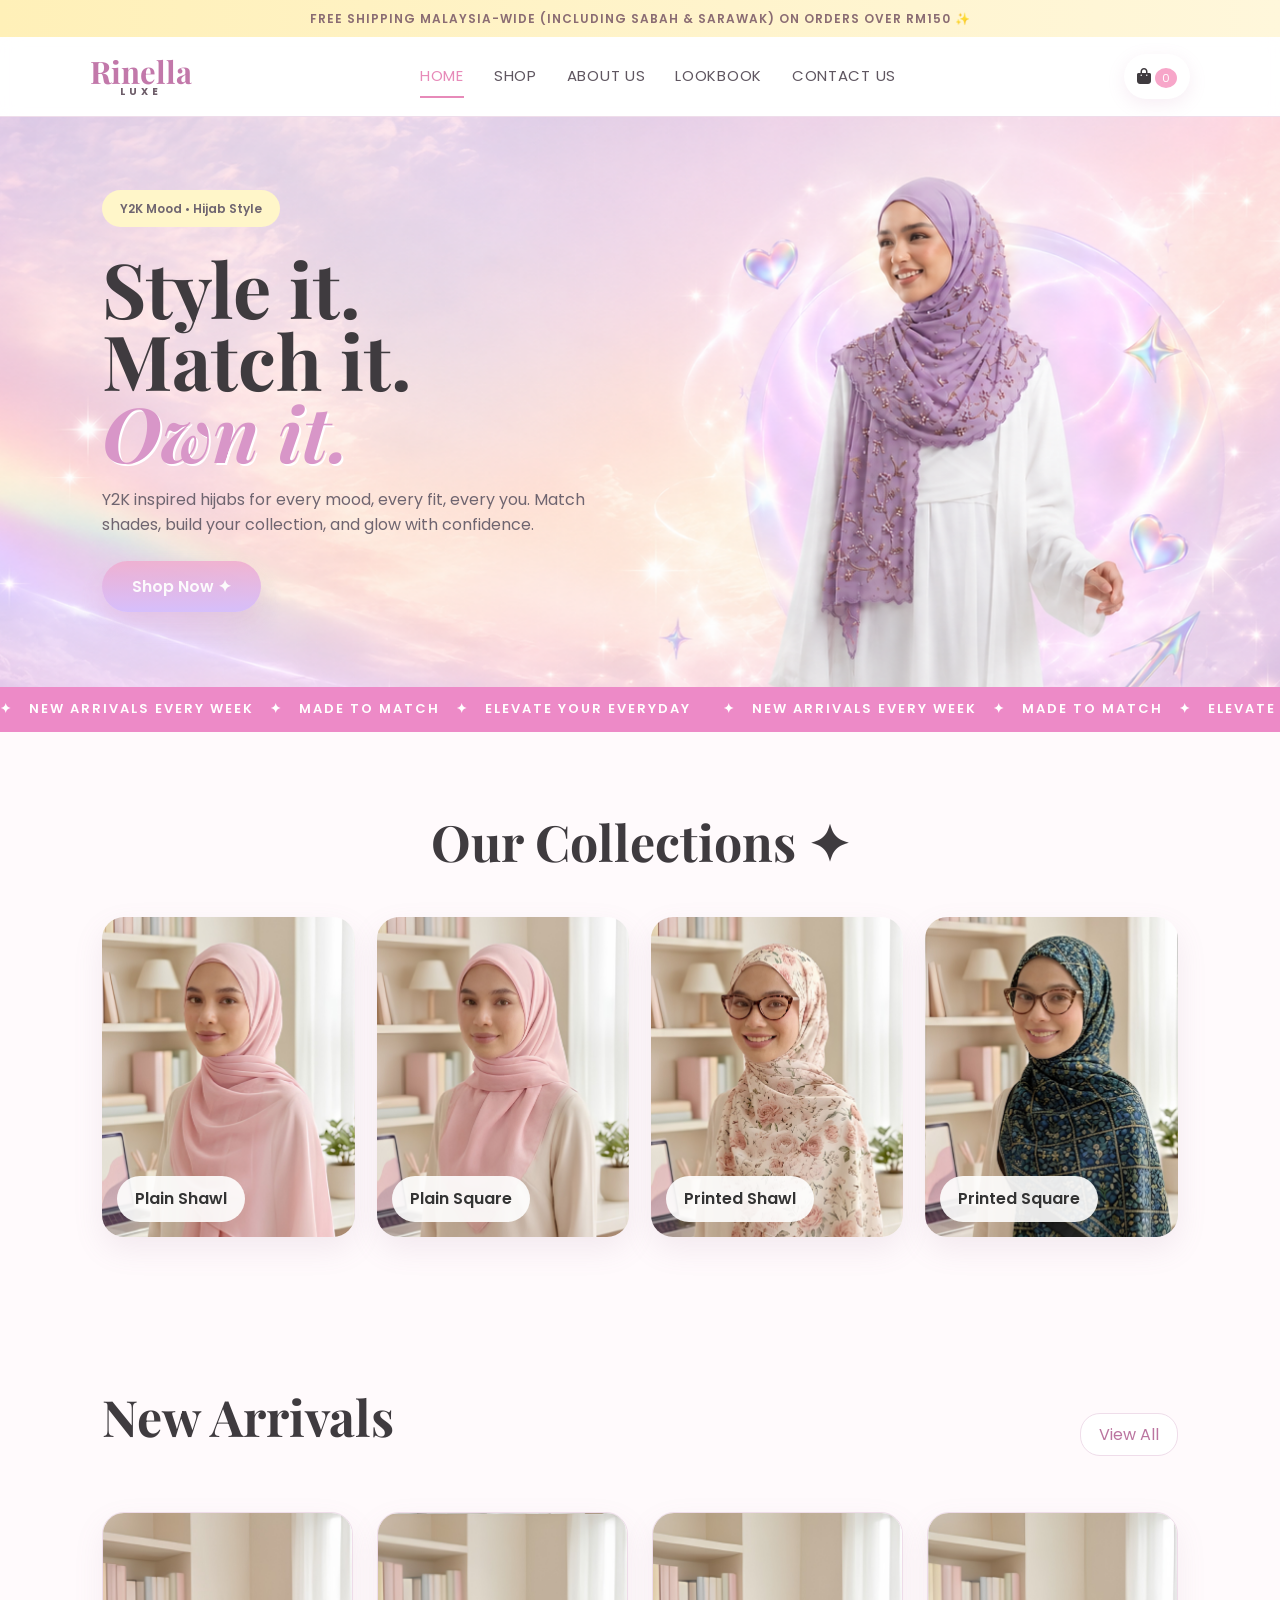
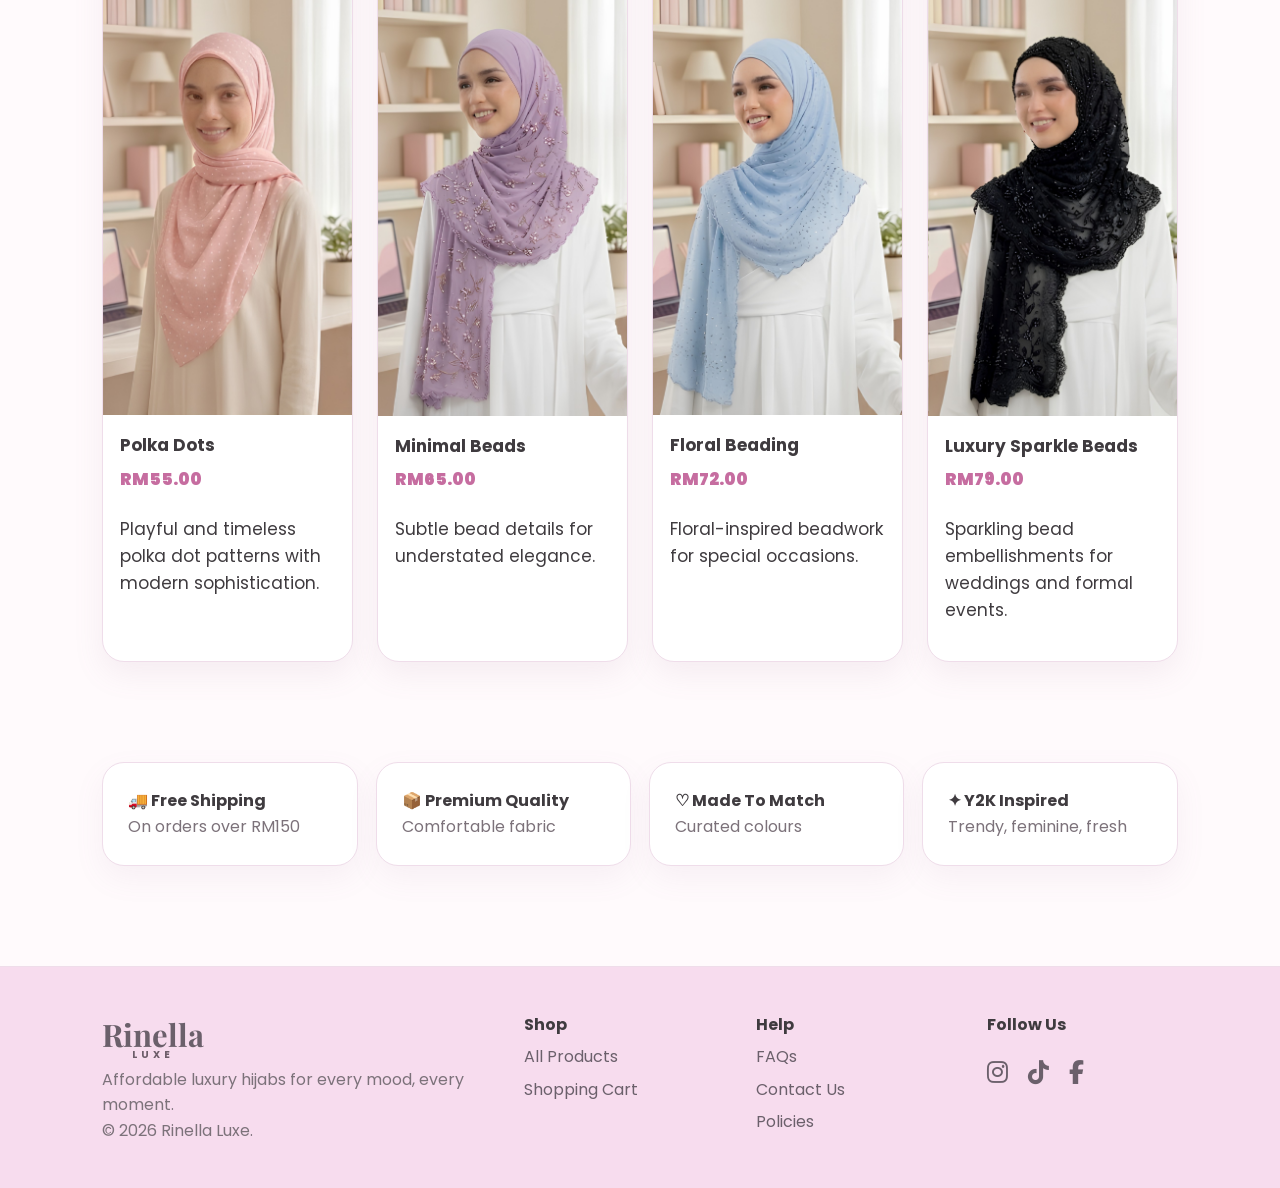
<file: index.html>
<!doctype html>
<html lang="en">
  <head>
    <meta charset="UTF-8">
    <meta name="viewport" content="width=1200">

    <title>Home | RINELLA LUXE</title>

    <meta name="description" content="RINELLA LUXE offers stylish and affordable hijabs, shawls, square scarves, and Y2K-inspired modest fashion for modern Muslim women.">
    <meta name="keywords" content="hijab, shawl, square hijab, beaded hijab, polka dot hijab, modest fashion, muslim fashion, Rinella Luxe">
    <meta name="author" content="RINELLA LUXE">
    <meta name="robots" content="index, follow">

    <link rel="icon" type="image/png" href="images/logo.png">
    <link rel="stylesheet" href="css/style.css">
    <link href="https://fonts.googleapis.com/css2?family=Playfair+Display:wght@600;700&family=Poppins:wght@300;400;500;600&display=swap" rel="stylesheet">
    <link rel="stylesheet" href="https://cdnjs.cloudflare.com/ajax/libs/font-awesome/6.5.2/css/all.min.css">
</head>

  <body>
    <div class="top-bar">
      FREE SHIPPING MALAYSIA-WIDE (INCLUDING SABAH & SARAWAK) ON ORDERS OVER
      RM150 ✨
    </div>

    <header class="header">
      <a class="logo" href="index.html">Rinella<span>Luxe</span></a>
      <nav class="nav" id="nav">
        <a class="active" href="index.html">Home</a>
        <a href="collections.html">Shop</a>
        <a href="about.html">About Us</a>
        <a href="lookbook.html">Lookbook</a>
        <a href="contact.html">Contact Us</a>
      </nav>
      <div class="header-icons">
        <a href="cart.html" class="cart-link">
          <i class="fa-solid fa-bag-shopping"></i>
	<span id="cartCount">0</span></a>
      </div>
    </header>

    <section class="hero">
      <img src="images/homePic.png" class="hero-bg" />
      <div class="hero-text">
        <p class="pill">Y2K Mood • Hijab Style</p>
        <h1>
          Style it.<br />Match it.<br /><i><span>Own it.</span></i>
        </h1>
        <p>
          Y2K inspired hijabs for every mood, every fit, every you. Match
          shades, build your collection, and glow with confidence.
        </p>
        <a class="btn" href="collections.html">Shop Now ✦</a>
      </div>
    </section>

    <div class="carousel">
      <div class="group">
        <div class="card">
          <span>✦ </span>
          <span> NEW ARRIVALS EVERY WEEK </span>
          <span> ✦ </span>
          <span> MADE TO MATCH </span>
          <span> ✦ </span>
          <span> ELEVATE YOUR EVERYDAY </span>
        </div>

        <div class="card">
          <span>✦ </span>
          <span> NEW ARRIVALS EVERY WEEK </span>
          <span> ✦ </span>
          <span> MADE TO MATCH </span>
          <span> ✦ </span>
          <span> ELEVATE YOUR EVERYDAY </span>
        </div>
      </div>

      <div class="group">
        <div class="card">
          <span>✦ </span>
          <span> NEW ARRIVALS EVERY WEEK </span>
          <span> ✦ </span>
          <span> MADE TO MATCH </span>
          <span> ✦ </span>
          <span> ELEVATE YOUR EVERYDAY </span>
        </div>

        <div class="card">
          <span>✦ </span>
          <span> NEW ARRIVALS EVERY WEEK </span>
          <span> ✦ </span>
          <span> MADE TO MATCH </span>
          <span> ✦ </span>
          <span> ELEVATE YOUR EVERYDAY </span>
        </div>
      </div>
    </div>

    <section class="section">
      <h2><center>Our Collections ✦</center></h2>

      <div class="collection-grid">
        <a href="collections.html?category=plain-shawl" class="collection-card">
          <img src="images/chiffon_shawl_softPink.png" alt="Plain Shawl" />
          <span>Plain Shawl</span>
        </a>

        <a
          href="collections.html?category=plain-square"
          class="collection-card">
          <img src="images/plain_square_softPink.png" alt="Plain Square" />
          <span>Plain Square</span>
        </a>

        <a
          href="collections.html?category=printed-shawl"
          class="collection-card">
          <img src="images/printed_shawl_floralBlush.png" alt="Printed Shawl" />
          <span>Printed Shawl</span>
        </a>

        <a
          href="collections.html?category=printed-square"
          class="collection-card">
          <img src="images/printed_square_floralMosaic.png" alt="Printed Square"/>
          <span>Printed Square</span>
        </a>
      </div>
    </section>

    <section class="section" id="new">
      <div class="section-head">
        <h2>New Arrivals</h2>
        <a href="collections.html">View All</a>
      </div>
      <div class="product-grid" id="homeProducts"></div>
    </section>

    <section class="features">
      <div>
        <strong>🚚 Free Shipping</strong>
        <p>On orders over RM150</p>
      </div>
      <div>
        <strong>📦 Premium Quality</strong>
        <p>Comfortable fabric</p>
      </div>
      <div>
        <strong>♡ Made To Match</strong>
        <p>Curated colours</p>
      </div>
      <div>
        <strong>✦ Y2K Inspired</strong>
        <p>Trendy, feminine, fresh</p>
      </div>
    </section>

    <footer class="footer">
      <div>
        <a class="logo" href="index.html">Rinella<span>Luxe</span></a>
        <p>Affordable luxury hijabs for every mood, every moment.</p>
        <p>© 2026 Rinella Luxe.</p>
      </div>

      <div>
        <h4>Shop</h4>
        <a href="collections.html">All Products</a>
        <a href="cart.html">Shopping Cart</a>
      </div>

      <div>
        <h4>Help</h4>
        <a href="contact.html#faq">FAQs</a>
        <a href="contact.html">Contact Us</a>
        <a href="about.html#policies">Policies</a>
      </div>

      <div>
        <h4>Follow Us</h4>

	<div class="social-icons">
          <a href="https://www.instagram.com/rinellaluxe">
            <i class="fa-brands fa-instagram"></i></a>
          <a href="https://www.tiktok.com/@rinellaluxe">
            <i class="fa-brands fa-tiktok"></i></a>
          <a href="https://www.facebook.com/rinellaluxe">
            <i class="fa-brands fa-facebook-f"></i></a>
        </div>

      </div>
    </footer>

    <script src="js/products.js"></script>
    <script src="js/cart.js"></script>
    <script src="js/main.js"></script>
  </body>
</html>
</file>
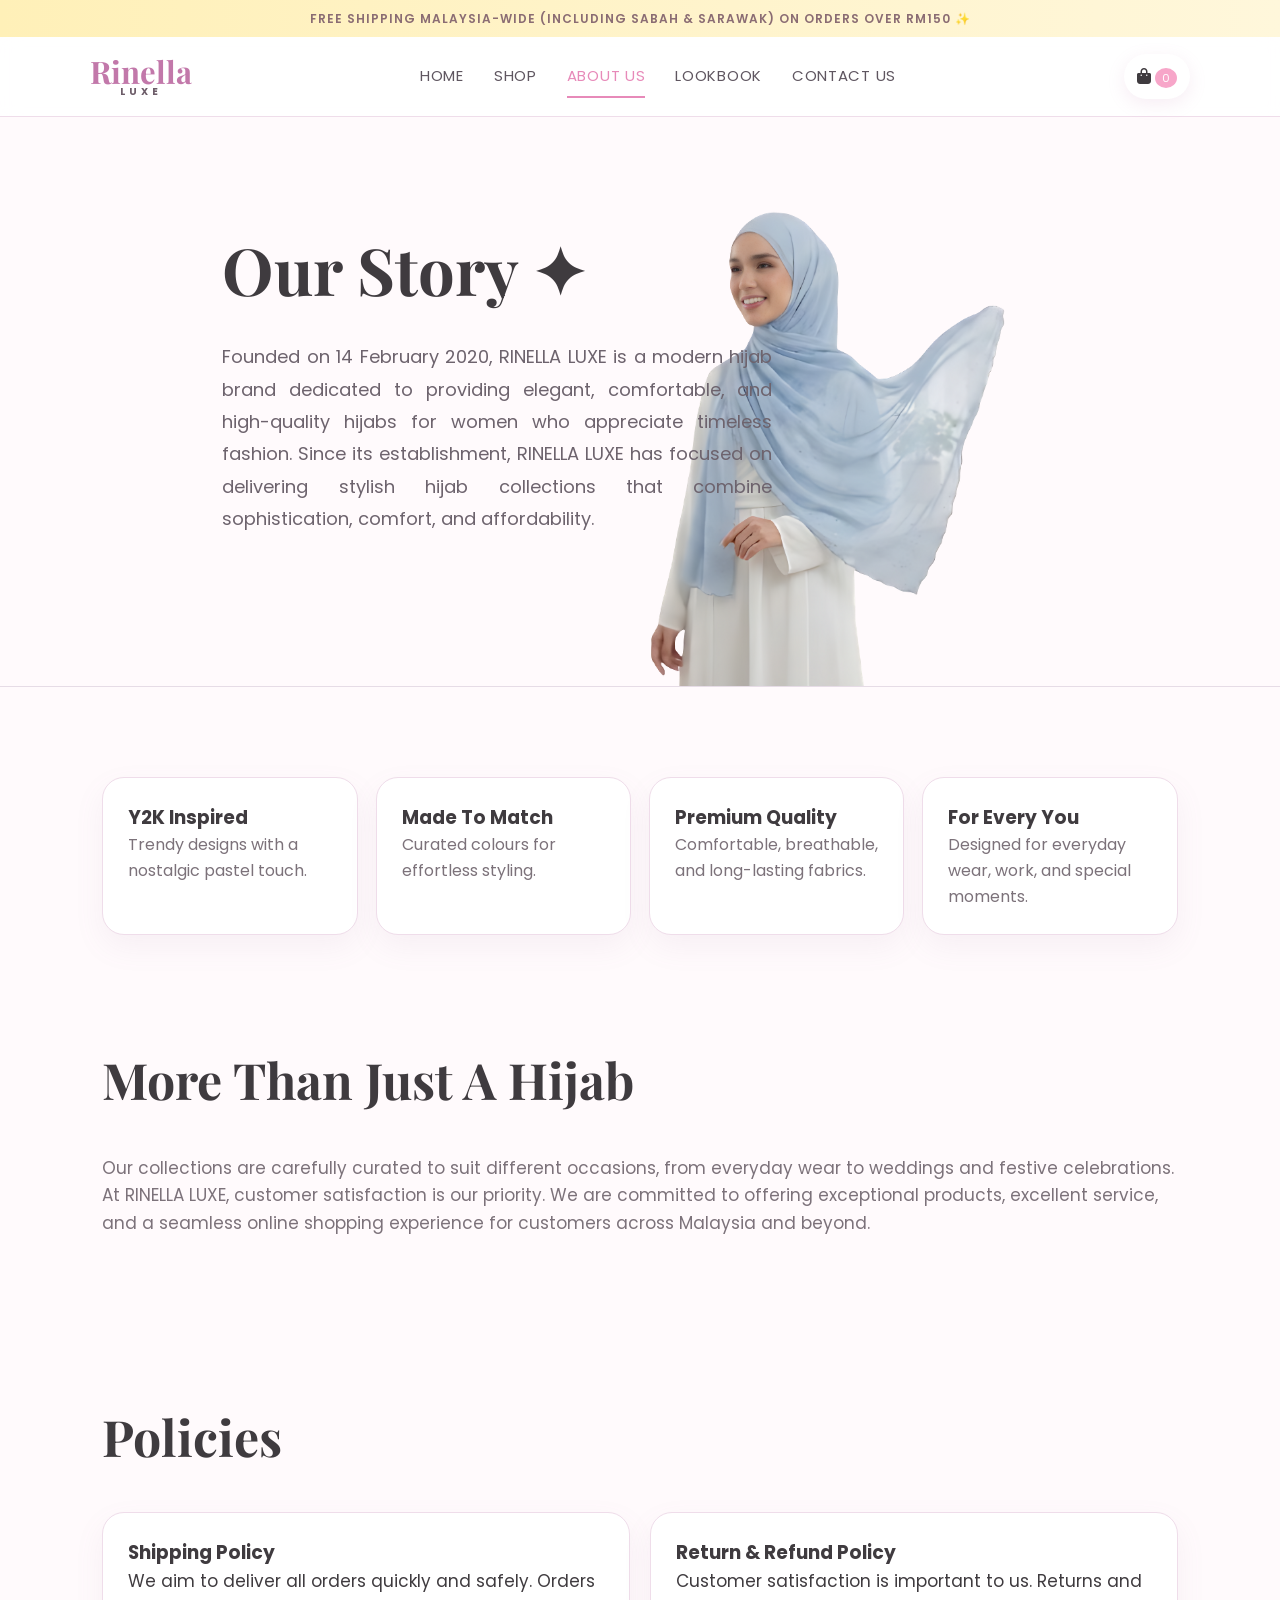
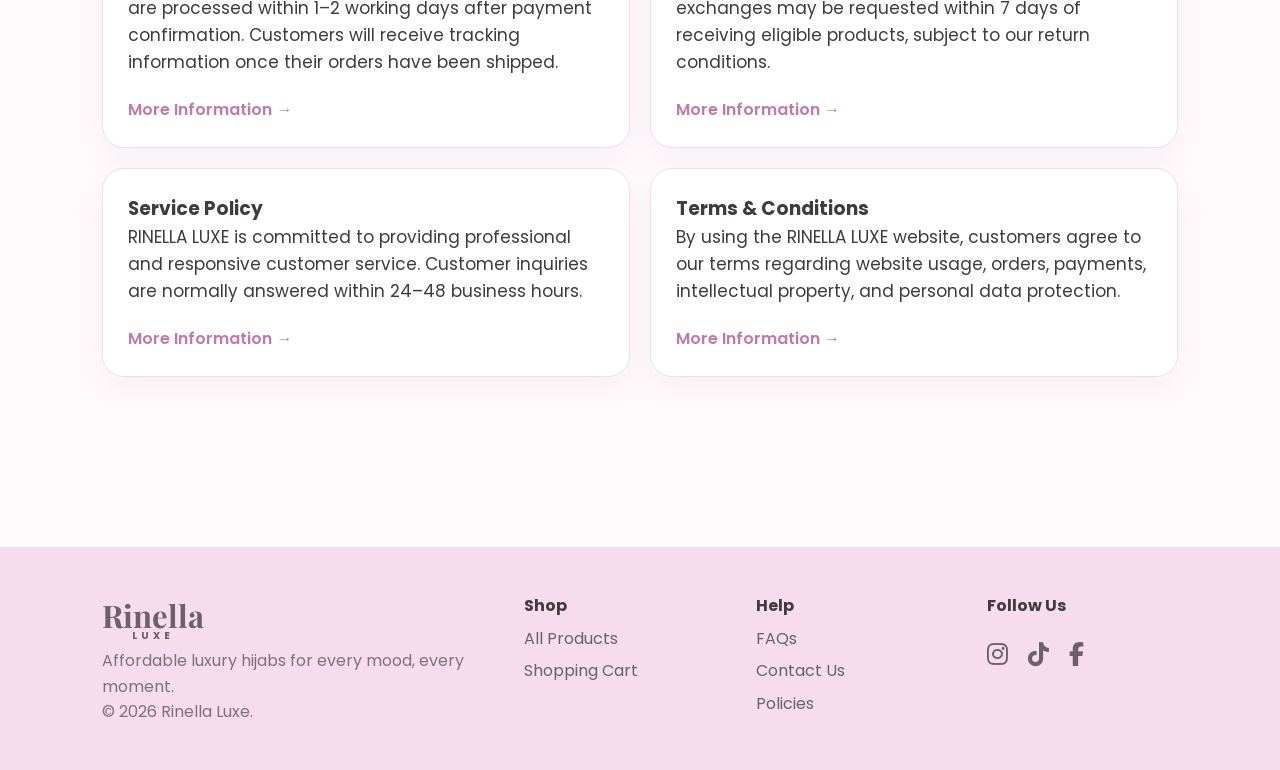
<file: about.html>
<!doctype html>
<html lang="en">
  <head>
    <meta charset="UTF-8" />
    <meta name="viewport" content="width=1200" />
    <title>About Us | RINELLA LUXE</title>

    <meta name="description" content="Learn more about RINELLA LUXE, our mission, vision, values, and commitment to affordable luxury hijabs.">

    <link rel="icon" type="image/png" href="images/logo.png">
    <link rel="stylesheet" href="css/style.css" />
    <link href="https://fonts.googleapis.com/css2?family=Playfair+Display:wght@600;700&family=Poppins:wght@300;400;500;600&display=swap"
      rel="stylesheet" />
    <link rel="stylesheet" href="https://cdnjs.cloudflare.com/ajax/libs/font-awesome/6.5.2/css/all.min.css" />
  </head>

  <body>
    <div class="top-bar">
      FREE SHIPPING MALAYSIA-WIDE (INCLUDING SABAH & SARAWAK) ON ORDERS OVER
      RM150 ✨
    </div>

    <header class="header">
      <a class="logo" href="index.html">Rinella<span>Luxe</span></a>
      <nav class="nav" id="nav">
        <a href="index.html">Home</a>
        <a href="collections.html">Shop</a>
        <a class="active" href="about.html">About Us</a>
        <a href="lookbook.html">Lookbook</a>
        <a href="contact.html">Contact Us</a>
      </nav>
      <div class="header-icons">
        <a href="cart.html" class="cart-link"
          ><i class="fa-solid fa-bag-shopping"></i>
          <span id="cartCount">0</span></a>
      </div>
    </header>

    <section class="page-hero about-story">
      <div class="story-text">
        <h1>Our Story ✦</h1>
        <p>
          Founded on 14 February 2020, RINELLA LUXE is a modern hijab brand
          dedicated to providing elegant, comfortable, and high-quality hijabs
          for women who appreciate timeless fashion. Since its establishment,
          RINELLA LUXE has focused on delivering stylish hijab collections that
          combine sophistication, comfort, and affordability.
        </p>
      </div>
    </section>

    <section class="values">
      <div>
        <h3>Y2K Inspired</h3>
        <p>Trendy designs with a nostalgic pastel touch.</p>
      </div>
      <div>
        <h3>Made To Match</h3>
        <p>Curated colours for effortless styling.</p>
      </div>
      <div>
        <h3>Premium Quality</h3>
        <p>Comfortable, breathable, and long-lasting fabrics.</p>
      </div>
      <div>
        <h3>For Every You</h3>
        <p>Designed for everyday wear, work, and special moments.</p>
      </div>
    </section>

    <section class="section">
      <h2>More Than Just A Hijab</h2>
      <p class="wide-text">
        Our collections are carefully curated to suit different occasions, from
        everyday wear to weddings and festive celebrations. At RINELLA LUXE,
        customer satisfaction is our priority. We are committed to offering
        exceptional products, excellent service, and a seamless online shopping
        experience for customers across Malaysia and beyond.
      </p>
    </section>

    <section class="section" id="policies">
      <h2>Policies</h2>
      <div class="policy-grid">
        <div>
          <h3>Shipping Policy</h3>
          <p>
            We aim to deliver all orders quickly and safely. Orders are
            processed within 1–2 working days after payment confirmation.
            Customers will receive tracking information once their orders have
            been shipped.
          </p>
          <a href="policies.html#shipping" class="policy-link"
            >More Information →</a>
        </div>
        <div>
          <h3>Return & Refund Policy</h3>
          <p>
            Customer satisfaction is important to us. Returns and exchanges may
            be requested within 7 days of receiving eligible products, subject
            to our return conditions.
          </p>
          <a href="policies.html#return" class="policy-link"
            >More Information →</a>
        </div>
        <div>
          <h3>Service Policy</h3>
          <p>
            RINELLA LUXE is committed to providing professional and responsive
            customer service. Customer inquiries are normally answered within
            24–48 business hours.
          </p>
          <a href="policies.html#service" class="policy-link"
            >More Information →</a>
        </div>
        <div>
          <h3>Terms & Conditions</h3>
          <p>
            By using the RINELLA LUXE website, customers agree to our terms
            regarding website usage, orders, payments, intellectual property,
            and personal data protection.
          </p>
          <a href="policies.html#terms" class="policy-link"
            >More Information →</a>
        </div>
      </div>
    </section>

    <footer class="footer">
      <div>
        <a class="logo" href="index.html">Rinella<span>Luxe</span></a>
        <p>Affordable luxury hijabs for every mood, every moment.</p>
        <p>© 2026 Rinella Luxe.</p>
      </div>

      <div>
        <h4>Shop</h4>
        <a href="collections.html">All Products</a>
        <a href="cart.html">Shopping Cart</a>
      </div>

      <div>
        <h4>Help</h4>
        <a href="contact.html#faq">FAQs</a>
        <a href="contact.html">Contact Us</a>
        <a href="about.html#policies">Policies</a>
      </div>

      <div>
        <h4>Follow Us</h4>

        <div class="social-icons">
          <a href="https://www.instagram.com/rinellaluxe">
            <i class="fa-brands fa-instagram"></i></a>
          <a href="https://www.tiktok.com/@rinellaluxe">
            <i class="fa-brands fa-tiktok"></i></a>
          <a href="https://www.facebook.com/rinellaluxe">
            <i class="fa-brands fa-facebook-f"></i></a>
        </div>
      </div>
    </footer>

    <script src="js/products.js"></script>
    <script src="js/cart.js"></script>
    <script src="js/main.js"></script>
  </body>
</html>
</file>
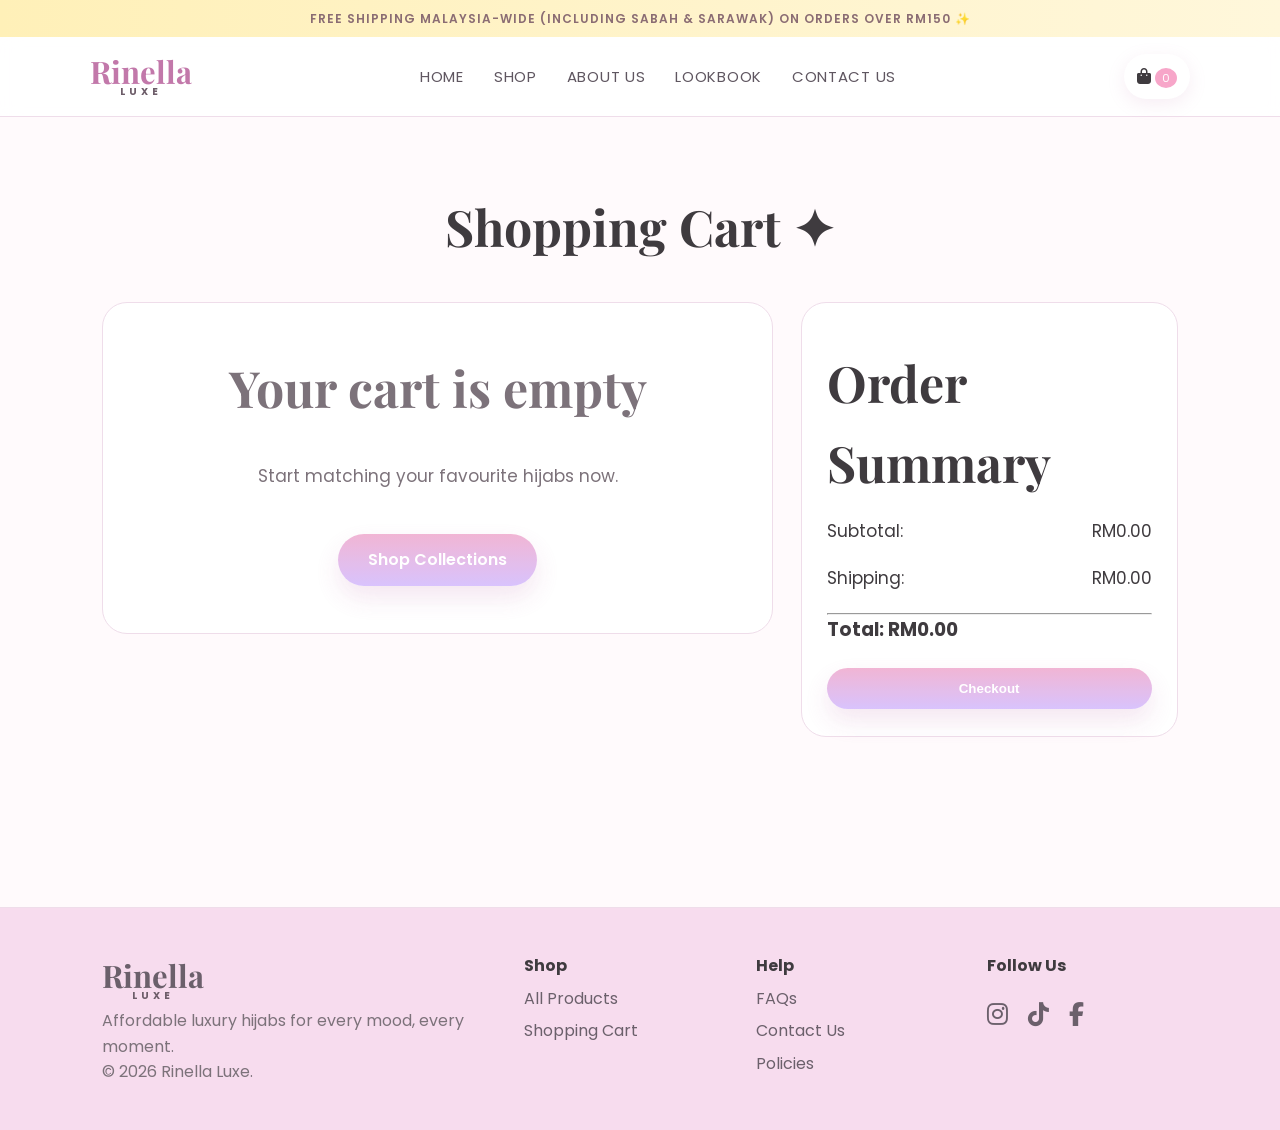
<file: cart.html>
<!doctype html>
<html lang="en">
  <head>
    <meta charset="UTF-8" />
    <meta name="viewport" content="width=1200" />
    <title>RINELLA LUXE | Home</title>

    <link rel="icon" type="image/png" href="images/logo.png">
    <link rel="stylesheet" href="css/style.css" />
    <link href="https://fonts.googleapis.com/css2?family=Playfair+Display:wght@600;700&family=Poppins:wght@300;400;500;600&display=swap"rel="stylesheet"/>
    <link rel="stylesheet" href="https://cdnjs.cloudflare.com/ajax/libs/font-awesome/6.5.2/css/all.min.css"/>
  </head>
  <body>
    <div class="top-bar">
      FREE SHIPPING MALAYSIA-WIDE (INCLUDING SABAH & SARAWAK) ON ORDERS OVER
      RM150 ✨
    </div>

    <header class="header">
      <a class="logo" href="index.html">Rinella<span>Luxe</span></a>
      <nav class="nav" id="nav">
        <a href="index.html">Home</a>
        <a href="collections.html">Shop</a>
        <a href="about.html">About Us</a>
        <a href="lookbook.html">Lookbook</a>
        <a href="contact.html">Contact Us</a>
      </nav>
      <div class="header-icons">
        <a href="cart.html" class="cart-link">
          <i class="fa-solid fa-bag-shopping"></i>
          <span id="cartCount">0</span></a>
      </div>
    </header>

    <section class="section">
      <h1 class="center">Shopping Cart ✦</h1>
      <div class="cart-layout">
        <div id="cartItems"></div>
        <aside class="cart-summary">
          <h1>Order Summary</h1>
          <p>Subtotal: <span id="subtotal">RM0.00</span></p>
          <p>Shipping: <span id="shipping">RM0.00</span></p>
          <hr>
          <h3>Total: <span id="total">RM0.00</span></h3>
          <br>
          <button class="btn full" id="checkoutBtn">Checkout</button>
        </aside>
      </div>
    </section>

    <footer class="footer">
      <div>
        <a class="logo" href="index.html">Rinella<span>Luxe</span></a>
        <p>Affordable luxury hijabs for every mood, every moment.</p>
        <p>© 2026 Rinella Luxe.</p>
      </div>

      <div>
        <h4>Shop</h4>
        <a href="collections.html">All Products</a>
        <a href="cart.html">Shopping Cart</a>
      </div>

      <div>
        <h4>Help</h4>
        <a href="contact.html#faq">FAQs</a>
        <a href="contact.html">Contact Us</a>
        <a href="about.html#policies">Policies</a>
      </div>

      <div>
        <h4>Follow Us</h4>

        <div class="social-icons">
          <a href="https://www.instagram.com/rinellaluxe">
            <i class="fa-brands fa-instagram"></i></a>
          <a href="https://www.tiktok.com/@rinellaluxe">
            <i class="fa-brands fa-tiktok"></i></a>
          <a href="https://www.facebook.com/rinellaluxe">
            <i class="fa-brands fa-facebook-f"></i></a>
        </div>
      </div>
    </footer>

    <script src="js/products.js"></script>
    <script src="js/cart.js"></script>
    <script src="js/main.js"></script>
  </body>
</html>
</file>
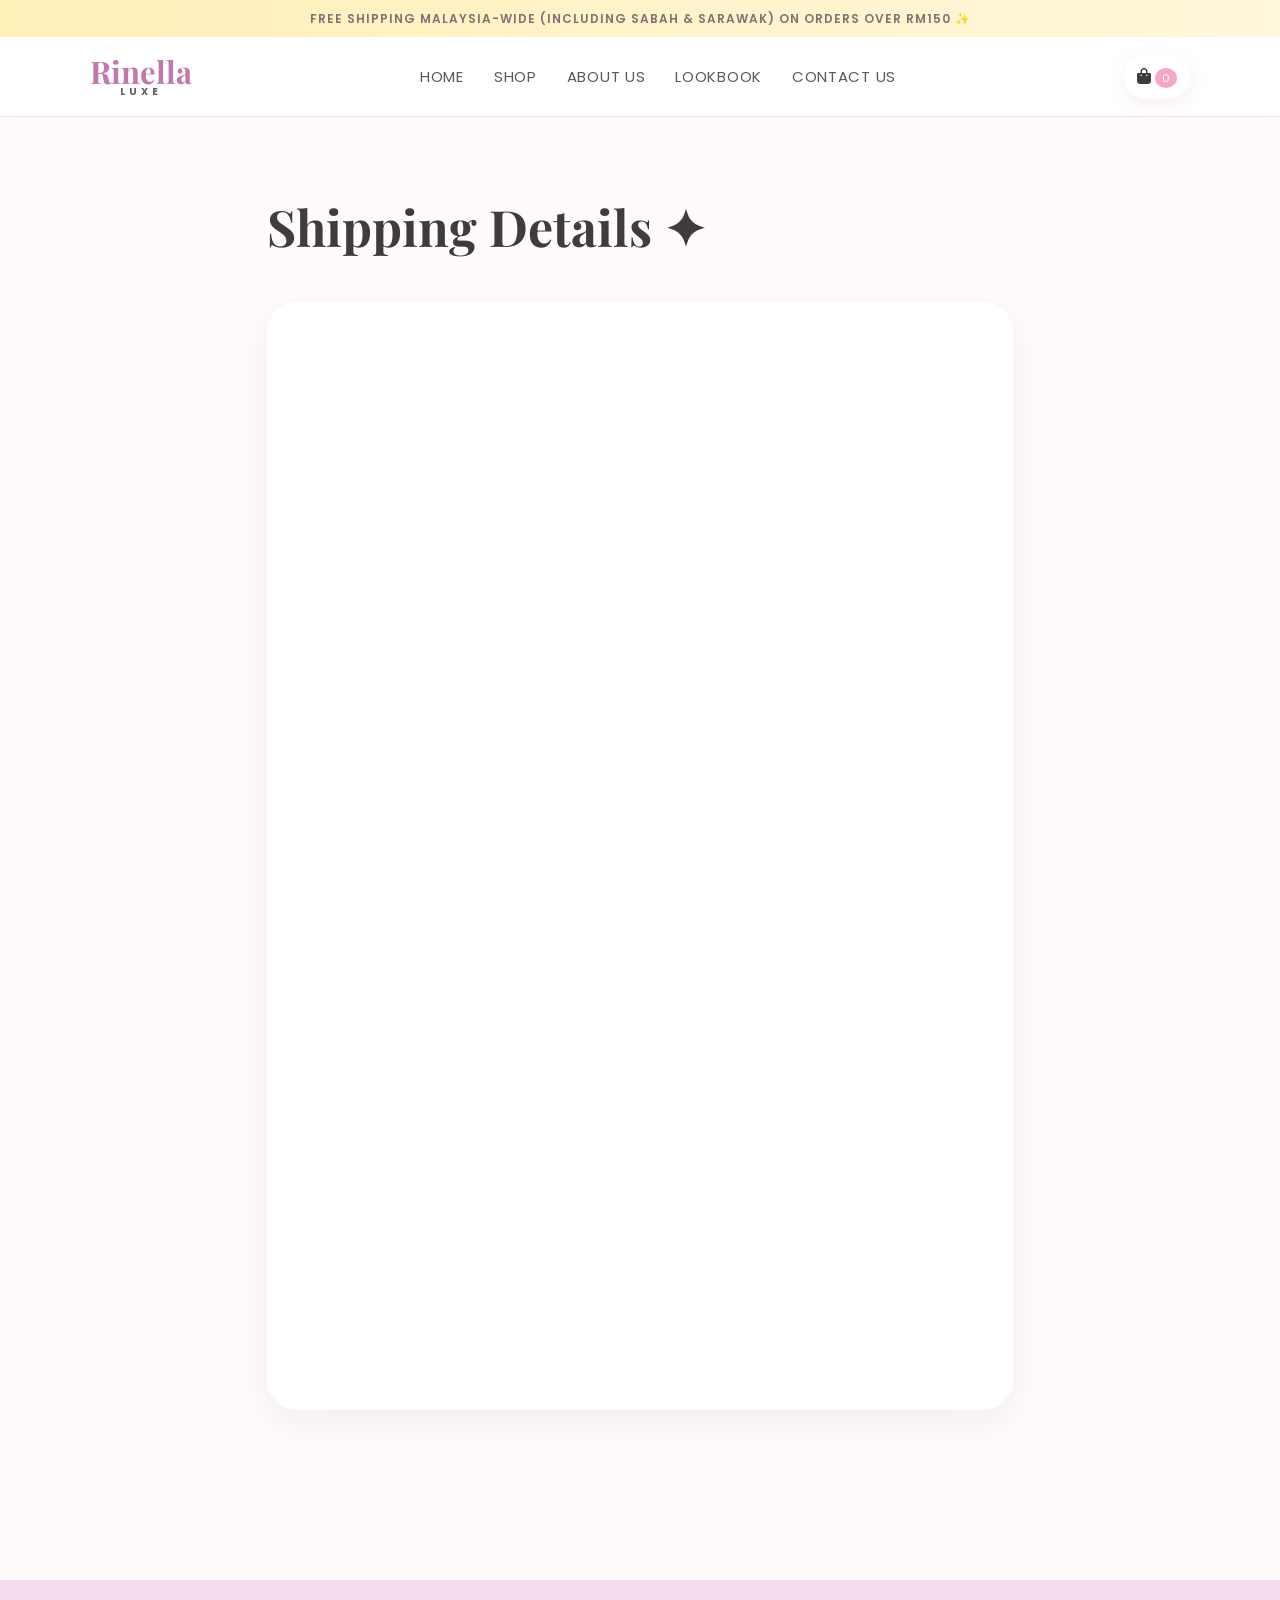
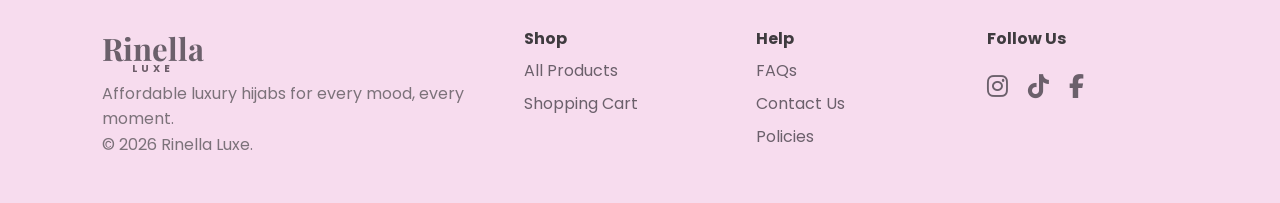
<file: checkout.html>
<!doctype html>
<html lang="en">
  <head>
    <meta charset="UTF-8" />
    <meta name="viewport" content="width=1200" />
    <title>RINELLA LUXE | Checkout</title>

    <link rel="icon" type="image/png" href="images/logo.png">
    <link rel="stylesheet" href="css/style.css" />
    <link href="https://fonts.googleapis.com/css2?family=Playfair+Display:wght@600;700&family=Poppins:wght@300;400;500;600&display=swap"rel="stylesheet"/>
    <link rel="stylesheet" href="https://cdnjs.cloudflare.com/ajax/libs/font-awesome/6.5.2/css/all.min.css"/>

  </head>
  <body>
    <div class="top-bar">
      FREE SHIPPING MALAYSIA-WIDE (INCLUDING SABAH & SARAWAK) ON ORDERS OVER
      RM150 ✨
    </div>

    <header class="header">
      <a class="logo" href="index.html">Rinella<span>Luxe</span></a>
      <nav class="nav" id="nav">
        <a href="index.html">Home</a>
        <a href="collections.html">Shop</a>
        <a href="about.html">About Us</a>
        <a href="lookbook.html">Lookbook</a>
        <a href="contact.html">Contact Us</a>
      </nav>
      <div class="header-icons">
        <a href="cart.html" class="cart-link">
          <i class="fa-solid fa-bag-shopping"></i>
          <span id="cartCount">0</span></a>
      </div>
    </header>
    <section class="section checkout-section">
      <h1>Shipping Details ✦</h1>

      <div class="tally-wrapper">
        <iframe
          data-tally-src="https://tally.so/embed/MePOdY?hideTitle=1&transparentBackground=1&dynamicHeight=1"
          width="100%"
          height="1100"
          frameborder="0"
          marginheight="0"
          marginwidth="0"
          title="Shipping Details Form">
        </iframe>
      </div>
    </section>

    <script async src="https://tally.so/widgets/embed.js"></script>

    <footer class="footer">
      <div>
        <a class="logo" href="index.html">Rinella<span>Luxe</span></a>
        <p>Affordable luxury hijabs for every mood, every moment.</p>
        <p>© 2026 Rinella Luxe.</p>
      </div>

      <div>
        <h4>Shop</h4>
        <a href="collections.html">All Products</a>
        <a href="cart.html">Shopping Cart</a>
      </div>

      <div>
        <h4>Help</h4>
        <a href="contact.html#faq">FAQs</a>
        <a href="contact.html">Contact Us</a>
        <a href="about.html#policies">Policies</a>
      </div>

      <div>
        <h4>Follow Us</h4>

        <div class="social-icons">
          <a href="https://www.instagram.com/rinellaluxe">
            <i class="fa-brands fa-instagram"></i></a>
          <a href="https://www.tiktok.com/@rinellaluxe">
            <i class="fa-brands fa-tiktok"></i></a>
          <a href="https://www.facebook.com/rinellaluxe">
            <i class="fa-brands fa-facebook-f"></i></a>
        </div>

      </div>
    </footer>

    <script src="js/products.js"></script>
    <script src="js/cart.js"></script>
    <script src="js/main.js"></script>
  </body>
</html>
</file>
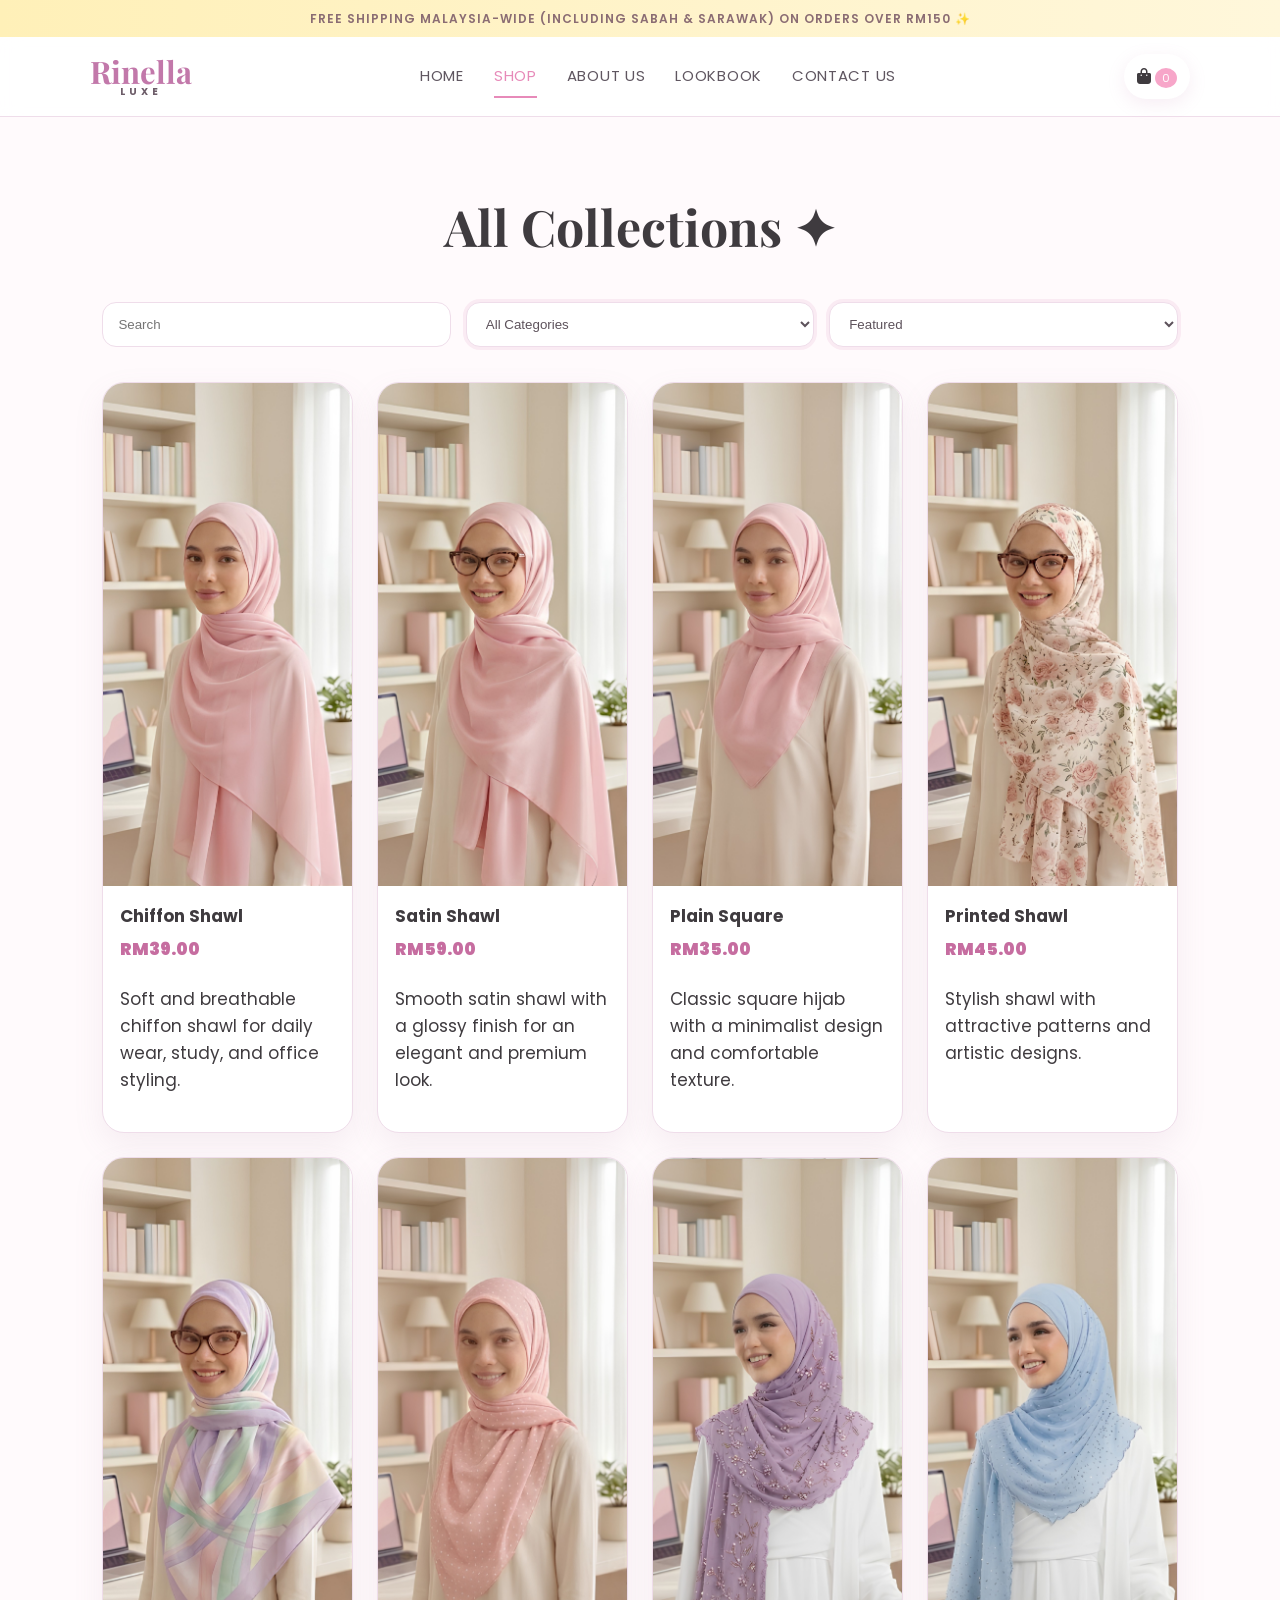
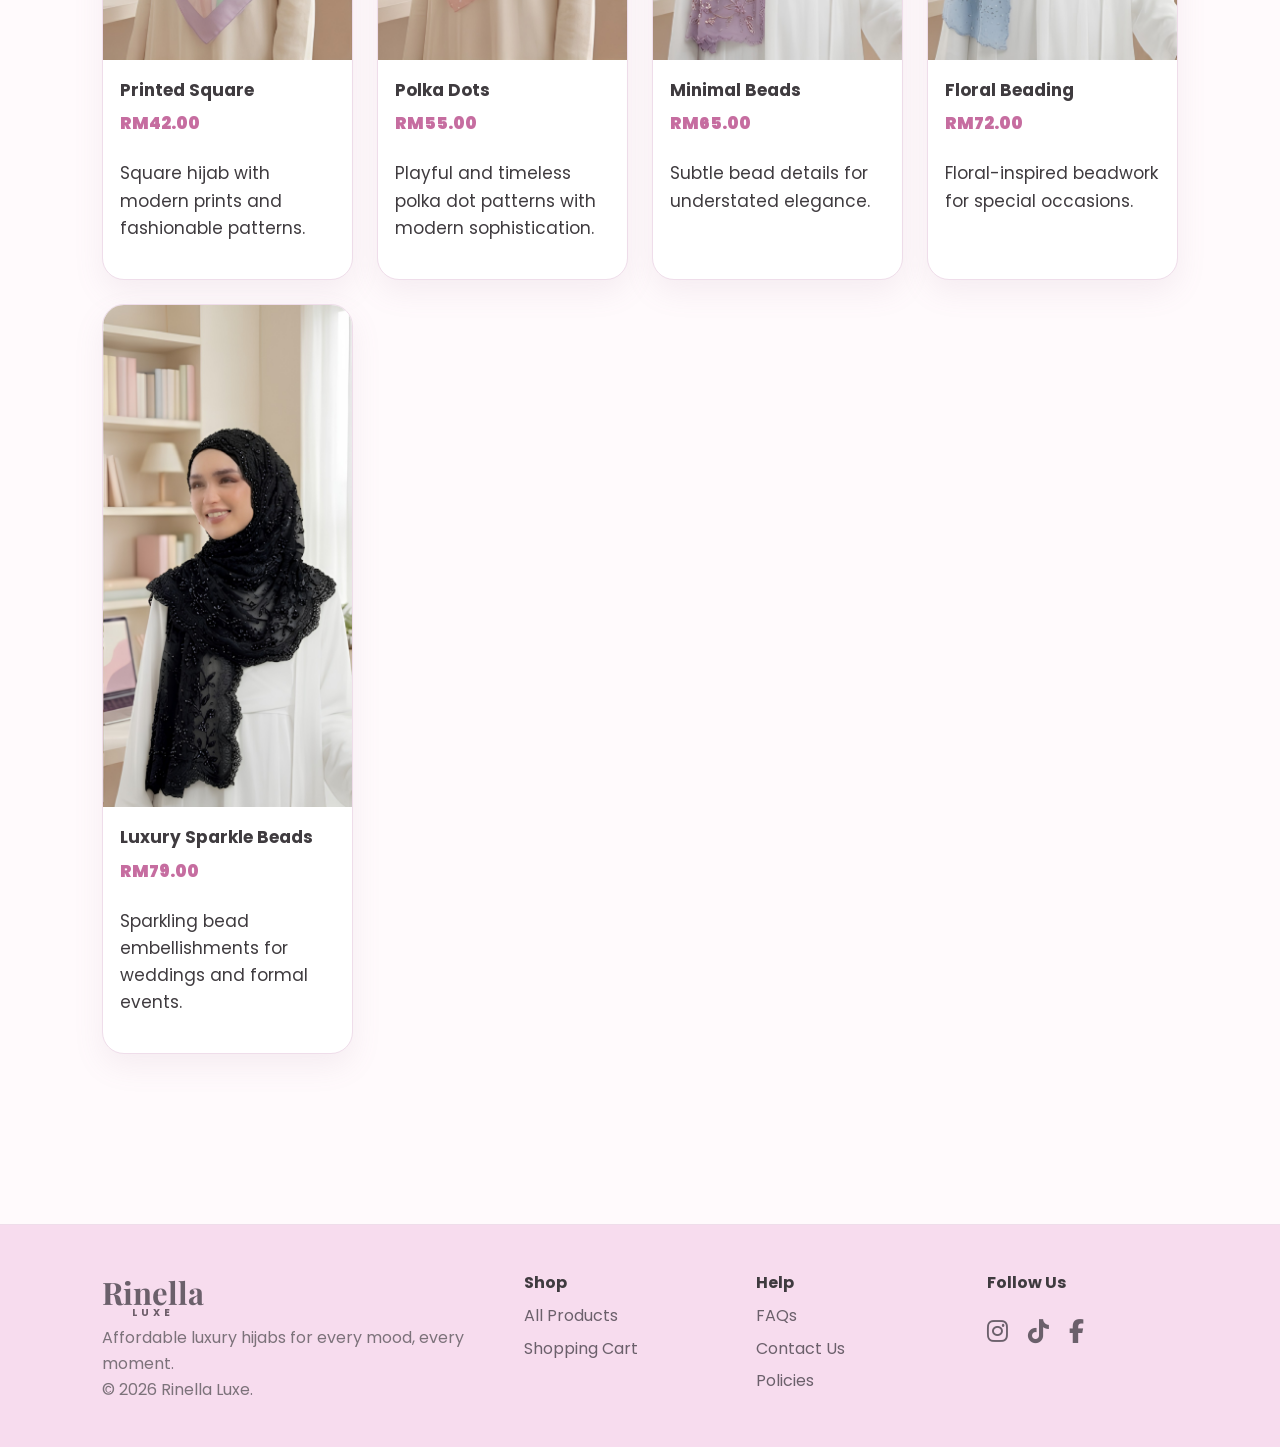
<file: collections.html>
<!doctype html>
<html lang="en">
  <head>
    <meta name="viewport" content="width=1200" />
    <title>Hijab Collections | RINELLA LUXE</title>

    <meta name="description" content="Browse the latest RINELLA LUXE hijab collections, including plain shawls, beaded shawls, square scarves, and polka dot designs.">

    <link rel="icon" type="image/png" href="images/logo.png">
    <link rel="stylesheet" href="css/style.css" />
    <link href="https://fonts.googleapis.com/css2?family=Playfair+Display:wght@600;700&family=Poppins:wght@300;400;500;600&display=swap"rel="stylesheet"/>
    <link rel="stylesheet" href="https://cdnjs.cloudflare.com/ajax/libs/font-awesome/6.5.2/css/all.min.css"/>

  </head>

  <body>
    <div class="top-bar">
      FREE SHIPPING MALAYSIA-WIDE (INCLUDING SABAH & SARAWAK) ON ORDERS OVER
      RM150 ✨
    </div>
    <header class="header">
      <a class="logo" href="index.html">Rinella<span>Luxe</span></a>
      <nav class="nav" id="nav">
        <a href="index.html">Home</a>
        <a class="active" href="collections.html">Shop</a>
        <a href="about.html">About Us</a>
        <a href="lookbook.html">Lookbook</a>
        <a href="contact.html">Contact Us</a>
      </nav>
      <div class="header-icons">
        <a href="cart.html" class="cart-link">
          <i class="fa-solid fa-bag-shopping"></i>
          <span id="cartCount">0</span></a>
      </div>
    </header>

    <section class="section">
      <h1 class="center">All Collections ✦</h1>
      <div class="filters">
        <input type="text" id="searchInput" placeholder="Search" />
        <select id="categoryFilter">
          <option value="all">All Categories</option>
          <option value="plain-shawl">Plain Shawl</option>
          <option value="plain-square">Plain Square</option>
          <option value="printed-shawl">Printed Shawl</option>
          <option value="printed-square">Printed Square</option>
          <option value="polka-dots">Polka Dots</option>
          <option value="beaded">Beaded Shawl</option>
          <option value="new-arrival">New Arrival</option>
        </select>
        <select id="sortFilter">
          <option value="featured">Featured</option>
          <option value="low">Price: Low to High</option>
          <option value="high">Price: High to Low</option>
        </select>
      </div>
      <div class="product-grid" id="allProducts"></div>
    </section>

    <footer class="footer">
      <div>
        <a class="logo" href="index.html">Rinella<span>Luxe</span></a>
        <p>Affordable luxury hijabs for every mood, every moment.</p>
        <p>© 2026 Rinella Luxe.</p>
      </div>

      <div>
        <h4>Shop</h4>
        <a href="collections.html">All Products</a>
        <a href="cart.html">Shopping Cart</a>
      </div>

      <div>
        <h4>Help</h4>
        <a href="contact.html#faq">FAQs</a>
        <a href="contact.html">Contact Us</a>
        <a href="about.html#policies">Policies</a>
      </div>

      <div>
        <h4>Follow Us</h4>

	 <div class="social-icons">
          <a href="https://www.instagram.com/rinellaluxe">
            <i class="fa-brands fa-instagram"></i></a>
          <a href="https://www.tiktok.com/@rinellaluxe">
            <i class="fa-brands fa-tiktok"></i></a>
          <a href="https://www.facebook.com/rinellaluxe">
            <i class="fa-brands fa-facebook-f"></i></a>
        </div>

      </div>
    </footer>

    <script src="js/products.js"></script>
    <script src="js/cart.js"></script>
    <script src="js/main.js"></script>
  </body>
</html>
</file>
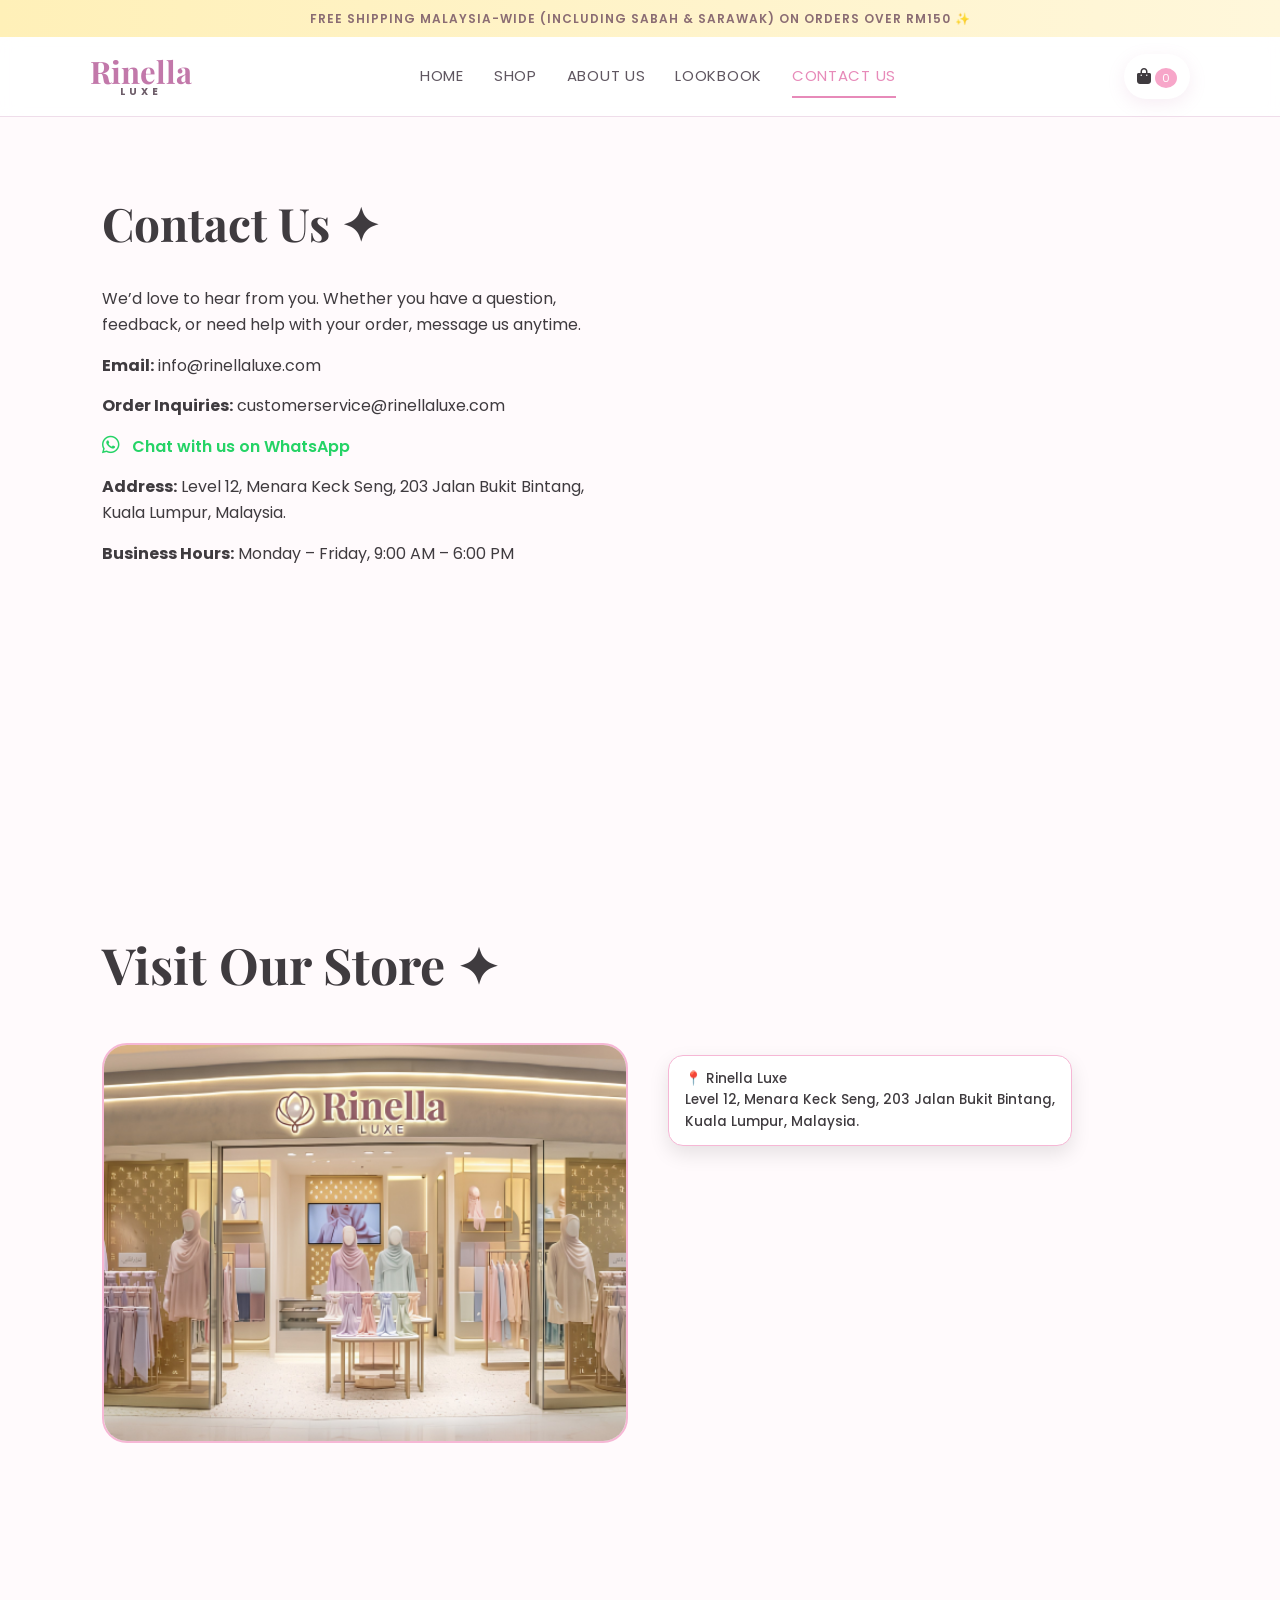
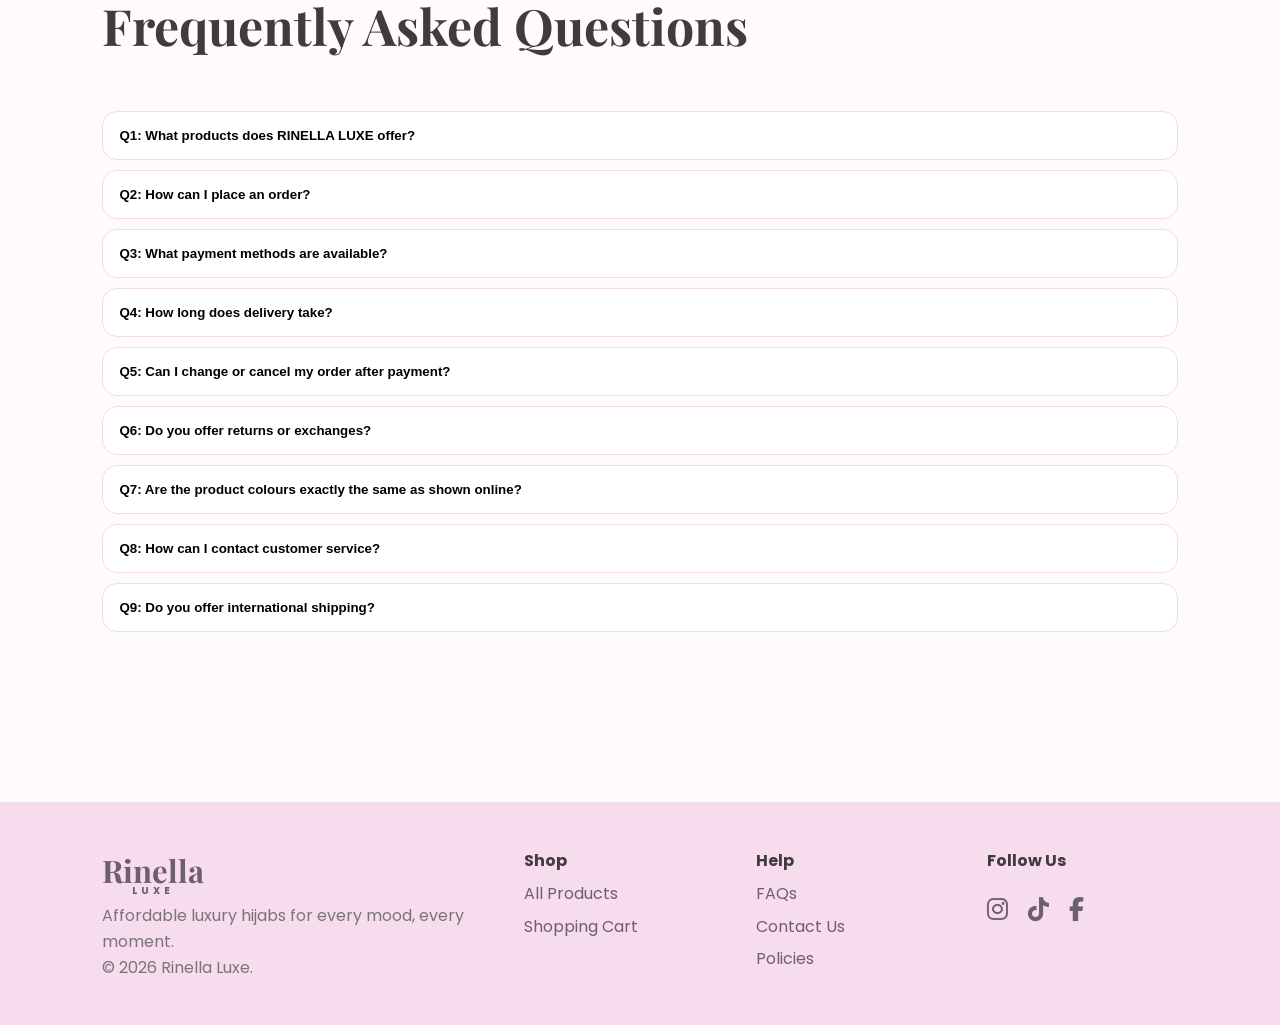
<file: contact.html>
<!doctype html>
<html lang="en">
  <head>
    <meta charset="UTF-8" />
    <meta name="viewport" content="width=1200" />
    <title>Contact Us | RINELLA LUXE</title>

    <meta name="description" content="Contact RINELLA LUXE for enquiries, customer support, feedback, and assistance with your orders.">

    <link rel="icon" type="image/png" href="images/logo.png">
    <link rel="stylesheet" href="css/style.css" />
    <link href="https://fonts.googleapis.com/css2?family=Playfair+Display:wght@600;700&family=Poppins:wght@300;400;500;600&display=swap"rel="stylesheet"/>
    <link rel="stylesheet" href="https://cdnjs.cloudflare.com/ajax/libs/font-awesome/6.5.2/css/all.min.css"/>

  </head>

  <script async src="https://tally.so/widgets/embed.js"></script>

  <body>
    <div class="top-bar">
      FREE SHIPPING MALAYSIA-WIDE (INCLUDING SABAH & SARAWAK) ON ORDERS OVER
      RM150 ✨
    </div>

    <header class="header">
      <a class="logo" href="index.html">Rinella<span>Luxe</span></a>
      <nav class="nav" id="nav">
        <a href="index.html">Home</a>
        <a href="collections.html">Shop</a>
        <a href="about.html">About Us</a>
        <a href="lookbook.html">Lookbook</a>
        <a class="active" href="contact.html">Contact Us</a>
      </nav>
      <div class="header-icons">
        <a href="cart.html" class="cart-link">
          <i class="fa-solid fa-bag-shopping"></i>
          <span id="cartCount">0</span></a>
      </div>
    </header>

    <section class="contact-page">
      <div>
        <h1>Contact Us ✦</h1>
        <br>
        <p>
          We’d love to hear from you. Whether you have a question, feedback, or
          need help with your order, message us anytime.
        </p>
        <div class="contact-info">
          <p><strong>Email:</strong> info@rinellaluxe.com</p>
          <p>
            <strong>Order Inquiries:</strong> customerservice@rinellaluxe.com
          </p>
          <p class="contact-whatsapp">
            <a href="https://wa.link/ryxlsx" target="_blank">
              <i class="fa-brands fa-whatsapp"></i>
              Chat with us on WhatsApp</a>
          </p>
          <p>
            <strong>Address:</strong> Level 12, Menara Keck Seng, 203 Jalan
            Bukit Bintang, Kuala Lumpur, Malaysia.
          </p>
          <p>
            <strong>Business Hours:</strong> Monday – Friday, 9:00 AM – 6:00 PM
          </p>
        </div>
      </div>
      <div class="contact-form-wrapper">
        <iframe
          data-tally-src="https://tally.so/embed/Xx9GGj?hideTitle=1"
          loading="lazy"
          width="100%"
          height="590"
          frameborder="0"
          marginheight="0"
          marginwidth="0">
        </iframe>
      </div>
    </section>

    <section class="section">
      <h2>Visit Our Store ✦</h2>

      <div class="store-location">
        <img src="images/rinella_luxe_store.png" alt="Rinella Luxe Store" />
        <div class="map-wrapper">
          <iframe
            src="https://www.google.com/maps/embed?pb=!1m18!1m12!1m3!1d3983.798672472348!2d101.71144387473029!3d3.14775724682766!2m3!1f0!2f0!3f0!3m2!1i1024!2i768!4f13.1!3m3!1m2!1s0x31cc362c4bf8c6bb%3A0xd7413752f356fe12!2sMenara%20Keck%20Seng!5e0!3m2!1sen!2smy!4v1781960983128!5m2!1sen!2smy"
            width="399"
            height="399"
            style="border: 0"
            allowfullscreen=""
            loading="lazy"
            referrerpolicy="no-referrer-when-downgrade">
	</iframe>

          <div class="map-pin">
            📍 Rinella Luxe<br>
            Level 12, Menara Keck Seng, 203 Jalan Bukit Bintang,<br />Kuala
            Lumpur, Malaysia.
          </div>
        </div>
      </div>
    </section>

    <section class="section" id="faq">
      <h1>Frequently Asked Questions</h1>
      <div class="faq">
        <button class="accordion">
          Q1: What products does RINELLA LUXE offer?
        </button>
        <div class="panel">
          <p>
            A: We offer a wide range of hijab collections including Chiffon
            Shawl, Satin Shawl, Plain Square, Printed Shawl, Printed Square, and
            Beaded Shawl.
          </p>
        </div>
        <button class="accordion">Q2: How can I place an order?</button>
        <div class="panel">
          <p>
            A: You can place an order by selecting your preferred product,
            adding it to the cart, and completing the checkout process on our
            website.
          </p>
        </div>
        <button class="accordion">
          Q3: What payment methods are available?
        </button>
        <div class="panel">
          <p>
            A: We accept online banking, credit or debit cards, and selected
            e-wallet payment options.
          </p>
        </div>
        <button class="accordion">Q4: How long does delivery take?</button>
        <div class="panel">
          <p>
            A: Delivery within Malaysia usually takes 3–5 working days after
            payment confirmation.
          </p>
        </div>
        <button class="accordion">
          Q5: Can I change or cancel my order after payment?
        </button>
        <div class="panel">
          <p>
            A: Orders can only be changed or cancelled within 24 hours after
            purchase, subject to order processing status.
          </p>
        </div>
        <button class="accordion">
          Q6: Do you offer returns or exchanges?
        </button>
        <div class="panel">
          <p>
            A: Yes. Returns or exchanges are allowed within 7 days if the item
            is unused, unwashed, and in original condition.
          </p>
        </div>
        <button class="accordion">
          Q7: Are the product colours exactly the same as shown online?
        </button>
        <div class="panel">
          <p>
            A: We try our best to display accurate colours, but slight
            differences may occur due to lighting and screen settings.
          </p>
        </div>
        <button class="accordion">
          Q8: How can I contact customer service?
        </button>
        <div class="panel">
          <p>
            A: You may contact us via whatsapp and email at customer
            service@rinellaluxe.com or info@rinellaluxe.com during business
            hours.
          </p>
        </div>
        <button class="accordion">
          Q9: Do you offer international shipping?
        </button>
        <div class="panel">
          <p>
            A: Currently, RINELLA LUXE only ships within Malaysia and does not
            offer international shipping services.
          </p>
        </div>
      </div>
    </section>

    <footer class="footer">
      <div>
        <a class="logo" href="index.html">Rinella<span>Luxe</span></a>
        <p>Affordable luxury hijabs for every mood, every moment.</p>
        <p>© 2026 Rinella Luxe.</p>
      </div>

      <div>
        <h4>Shop</h4>
        <a href="collections.html">All Products</a>
        <a href="cart.html">Shopping Cart</a>
      </div>

      <div>
        <h4>Help</h4>
        <a href="contact.html#faq">FAQs</a>
        <a href="contact.html">Contact Us</a>
        <a href="about.html#policies">Policies</a>
      </div>

      <div>
        <h4>Follow Us</h4>

	<div class="social-icons">
          <a href="https://www.instagram.com/rinellaluxe">
            <i class="fa-brands fa-instagram"></i></a>
          <a href="https://www.tiktok.com/@rinellaluxe">
            <i class="fa-brands fa-tiktok"></i></a>
          <a href="https://www.facebook.com/rinellaluxe">
            <i class="fa-brands fa-facebook-f"></i></a>
        </div>

      </div>
    </footer>

    <script src="js/products.js"></script>
    <script src="js/cart.js"></script>
    <script src="js/main.js"></script>
  </body>
</html>
</file>
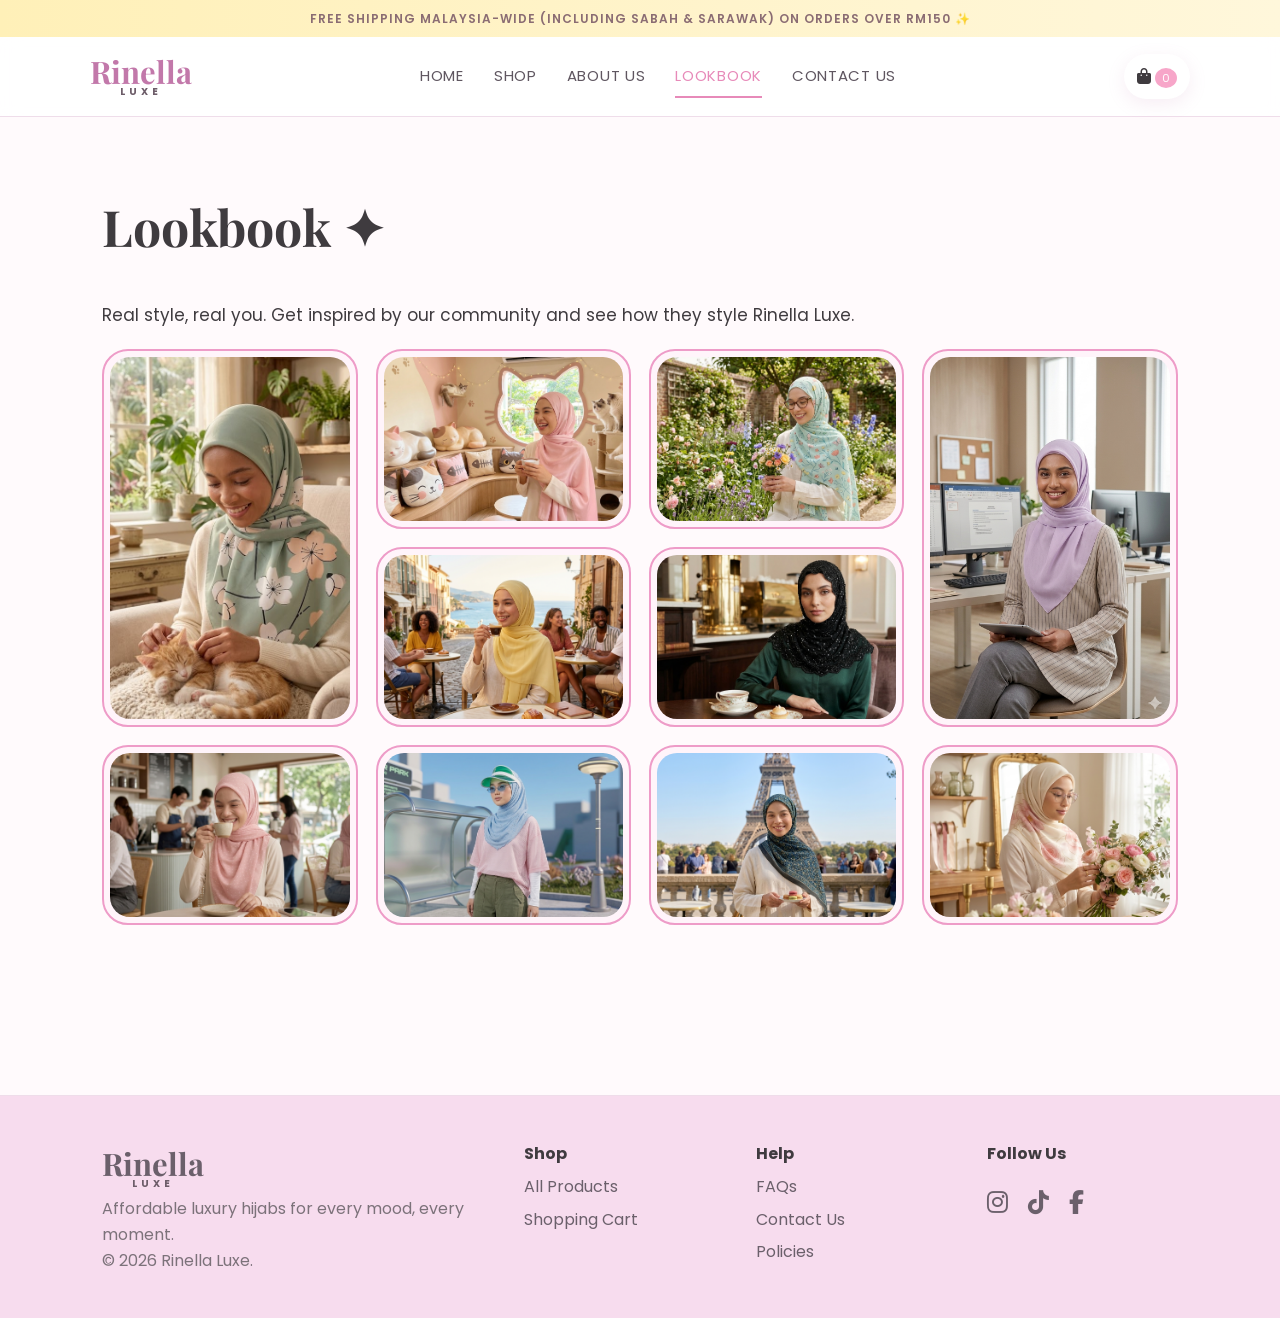
<file: lookbook.html>
<!doctype html>
<html lang="en">
  <head>
    <meta charset="UTF-8" />
    <meta name="viewport" content="width=1200" />
    <title>Lookbook | RINELLA LUXE</title>

    <meta name="description" content="Explore styling inspiration and outfit ideas from the RINELLA LUXE lookbook collection.">

    <link rel="icon" type="image/png" href="images/logo.png">
    <link rel="stylesheet" href="css/style.css" />
    <link href="https://fonts.googleapis.com/css2?family=Playfair+Display:wght@600;700&family=Poppins:wght@300;400;500;600&display=swap"
      rel="stylesheet" />
    <link rel="stylesheet" href="https://cdnjs.cloudflare.com/ajax/libs/font-awesome/6.5.2/css/all.min.css" />

  </head>

  <body>
    <div id="lightbox" class="lightbox" onclick="closeLightbox()">
      <img id="lightboxImg" />
    </div>

    <div class="top-bar">
      FREE SHIPPING MALAYSIA-WIDE (INCLUDING SABAH & SARAWAK) ON ORDERS OVER
      RM150 ✨
    </div>

    <header class="header">
      <a class="logo" href="index.html">Rinella<span>Luxe</span></a>
      <nav class="nav" id="nav">
        <a href="index.html">Home</a>
        <a href="collections.html">Shop</a>
        <a href="about.html">About Us</a>
        <a class="active" href="lookbook.html">Lookbook</a>
        <a href="contact.html">Contact Us</a>
      </nav>
      <div class="header-icons">
        <a href="cart.html" class="cart-link">
	<i class="fa-solid fa-bag-shopping"></i>
          <span id="cartCount">0</span></a>
      </div>
    </header>

    <section class="section">
      <h1>Lookbook ✦</h1>
      <p>
        Real style, real you. Get inspired by our community and see how they
        style Rinella Luxe.
      </p>
      <div class="lookbook-grid">
        <div class="look tall">
          <img
            src="images/lookbook_softlilac.png"
            alt="Soft Lilac Set"
            onclick="openLightbox(this.src)"/>
          <div class="look-overlay">Printed Square Modern Blossom</div>
        </div>

        <div class="look">
          <img
            src="images/lookbook_cute.png"
            alt="Pink Café Look"
            onclick="openLightbox(this.src)"/>
          <div class="look-overlay">Satin Shawl Soft Pink</div>
        </div>

        <div class="look">
          <img
            src="images/lookbook_garden.png"
            alt="Green Garden Fit"
            onclick="openLightbox(this.src)"/>
          <div class="look-overlay">Printed Shawl Garden Dreams</div>
        </div>

        <div class="look tall">
          <img
            src="images/lookbook_workplace.png"
            alt="Neutral Workwear"
            onclick="openLightbox(this.src)"/>
          <div class="look-overlay">Plain Square Soft Purple</div>
        </div>

        <div class="look">
          <img
            src="images/lookbook_weekend.png"
            alt="Pastel Weekend"
            onclick="openLightbox(this.src)"/>
          <div class="look-overlay">Chiffon Shawl Soft Yellow</div>
        </div>

        <div class="look">
          <img
            src="images/lookbook_luxuryBeads.png"
            alt="Luxury Beads"
            onclick="openLightbox(this.src)"/>
          <div class="look-overlay">Luxury Sparkle Beads</div>
        </div>

        <div class="look">
          <img
            src="images/lookbook_polkadot.png"
            alt="Polka Dot Mood"
            onclick="openLightbox(this.src)"/>
          <div class="look-overlay">Pink Polka Dots</div>
        </div>

        <div class="look">
          <img
            src="images/lookbook_y2k.png"
            alt="Y2K Babe"
            onclick="openLightbox(this.src)"/>
          <div class="look-overlay">Floral Beading</div>
        </div>

        <div class="look">
          <img
            src="images/lookbook_travel.png"
            alt="Travelling"
            onclick="openLightbox(this.src)"/>
          <div class="look-overlay">Printed Square Floral Mosaic</div>
        </div>

        <div class="look">
          <img
            src="images/lookbook_elegant.png"
            alt="Elegant Everyday"
            onclick="openLightbox(this.src)"/>
          <div class="look-overlay">Printed Square Elegant Petals</div>
        </div>
      </div>
    </section>

    <footer class="footer">
      <div>
        <a class="logo" href="index.html">Rinella<span>Luxe</span></a>
        <p>Affordable luxury hijabs for every mood, every moment.</p>
        <p>© 2026 Rinella Luxe.</p>
      </div>

      <div>
        <h4>Shop</h4>
        <a href="collections.html">All Products</a>
        <a href="cart.html">Shopping Cart</a>
      </div>

      <div>
        <h4>Help</h4>
        <a href="contact.html#faq">FAQs</a>
        <a href="contact.html">Contact Us</a>
        <a href="about.html#policies">Policies</a>
      </div>

      <div>
        <h4>Follow Us</h4>

	<div class="social-icons">
          <a href="https://www.instagram.com/rinellaluxe">
            <i class="fa-brands fa-instagram"></i></a>
          <a href="https://www.tiktok.com/@rinellaluxe">
            <i class="fa-brands fa-tiktok"></i></a>
          <a href="https://www.facebook.com/rinellaluxe">
            <i class="fa-brands fa-facebook-f"></i></a>
        </div>

      </div>
    </footer>

    <script src="js/products.js"></script>
    <script src="js/cart.js"></script>
    <script src="js/main.js"></script>
  </body>
</html>
</file>
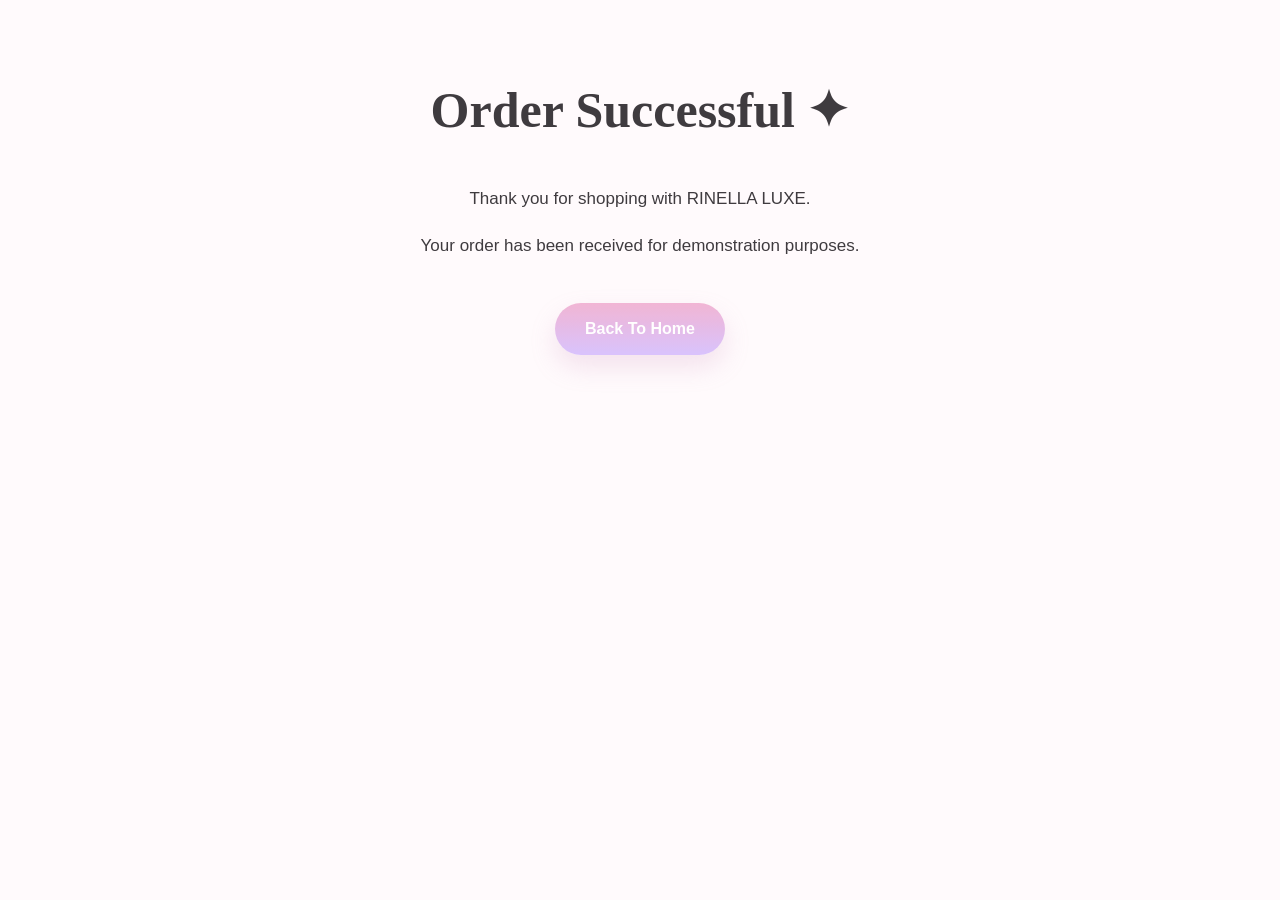
<file: orderSuccess.html>
<!doctype html>
<html lang="en">
  <head>
    <meta charset="UTF-8" />
    <meta name="viewport" content="width=1200" />
    <title>Order Successful | RINELLA LUXE</title>
    <link rel="icon" type="image/png" href="images/logo.png">
    <link rel="stylesheet" href="css/style.css" />
  </head>
  <body>
    <section class="section center">
      <h1>Order Successful ✦</h1>
      <p>Thank you for shopping with RINELLA LUXE.</p>
      <p>Your order has been received for demonstration purposes.</p>

      <br />

      <a href="https://rinella-luxe.vercel.app/" class="btn">Back To Home</a>
    </section>

    <script>
      localStorage.removeItem("rinellaCart");
    </script>
  </body>
</html>
</file>
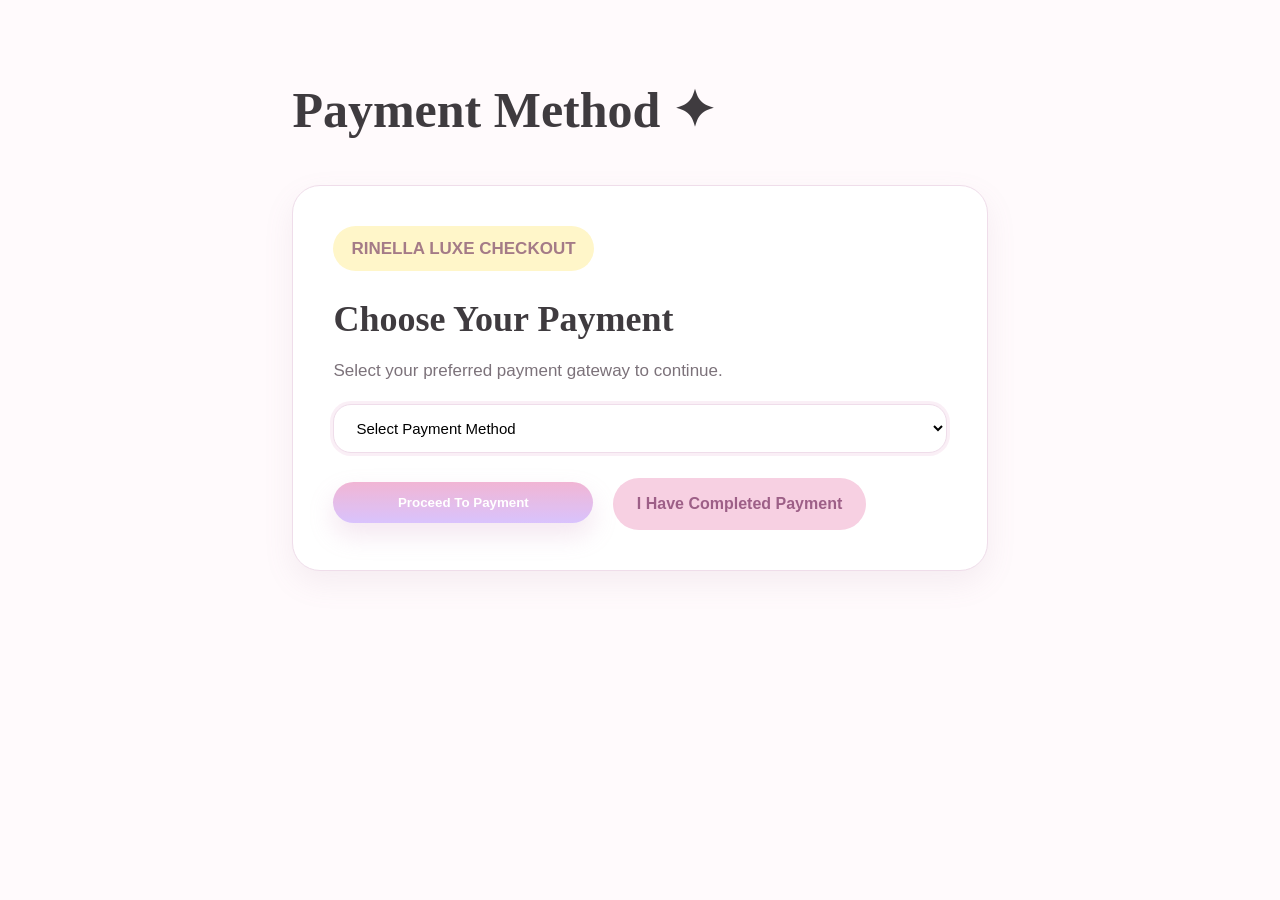
<file: payment.html>
<!doctype html>
<html lang="en">
  <head>
    <meta charset="UTF-8" />
    <meta name="viewport" content="width=1200" />
    <title>Payment | RINELLA LUXE</title>
    <link rel="icon" type="image/png" href="images/logo.png">
    <link rel="stylesheet" href="css/style.css" />
  </head>
  <body>
    <section class="section payment-section">
      <h1>Payment Method ✦</h1>

      <div class="payment-card">
        <p class="pill">RINELLA LUXE CHECKOUT</p>

        <h2>Choose Your Payment</h2>
        <p class="payment-note">
          Select your preferred payment gateway to continue.
        </p>

        <select id="paymentMethod">
          <option value="">Select Payment Method</option>
          <option value="bankislam">Bank Islam</option>
          <option value="maybank">Maybank2u</option>
          <option value="cimb">CIMB Clicks</option>
          <option value="publicbank">Public Bank</option>
          <option value="tng">Touch 'n Go eWallet</option>
        </select>

        <button class="btn payment-btn" onclick="goPayment()">
          Proceed To Payment
        </button>

        <a class="completed-link" href="orderSuccess.html">
          I Have Completed Payment
        </a>
      </div>
    </section>

    <script>
      function goPayment() {
        const method = document.getElementById("paymentMethod").value;

        const links = {
          bankislam: "https://www.bankislam.com",
          maybank: "https://www.maybank2u.com.my",
          cimb: "https://www.cimbclicks.com.my",
          publicbank: "https://www.pbebank.com",
          tng: "https://www.touchngo.com.my",
        };

        if (!method) {
          alert("Please select a payment method.");
          return;
        }

        window.open(links[method], "_blank");
      }
    </script>
  </body>
</html>
</file>
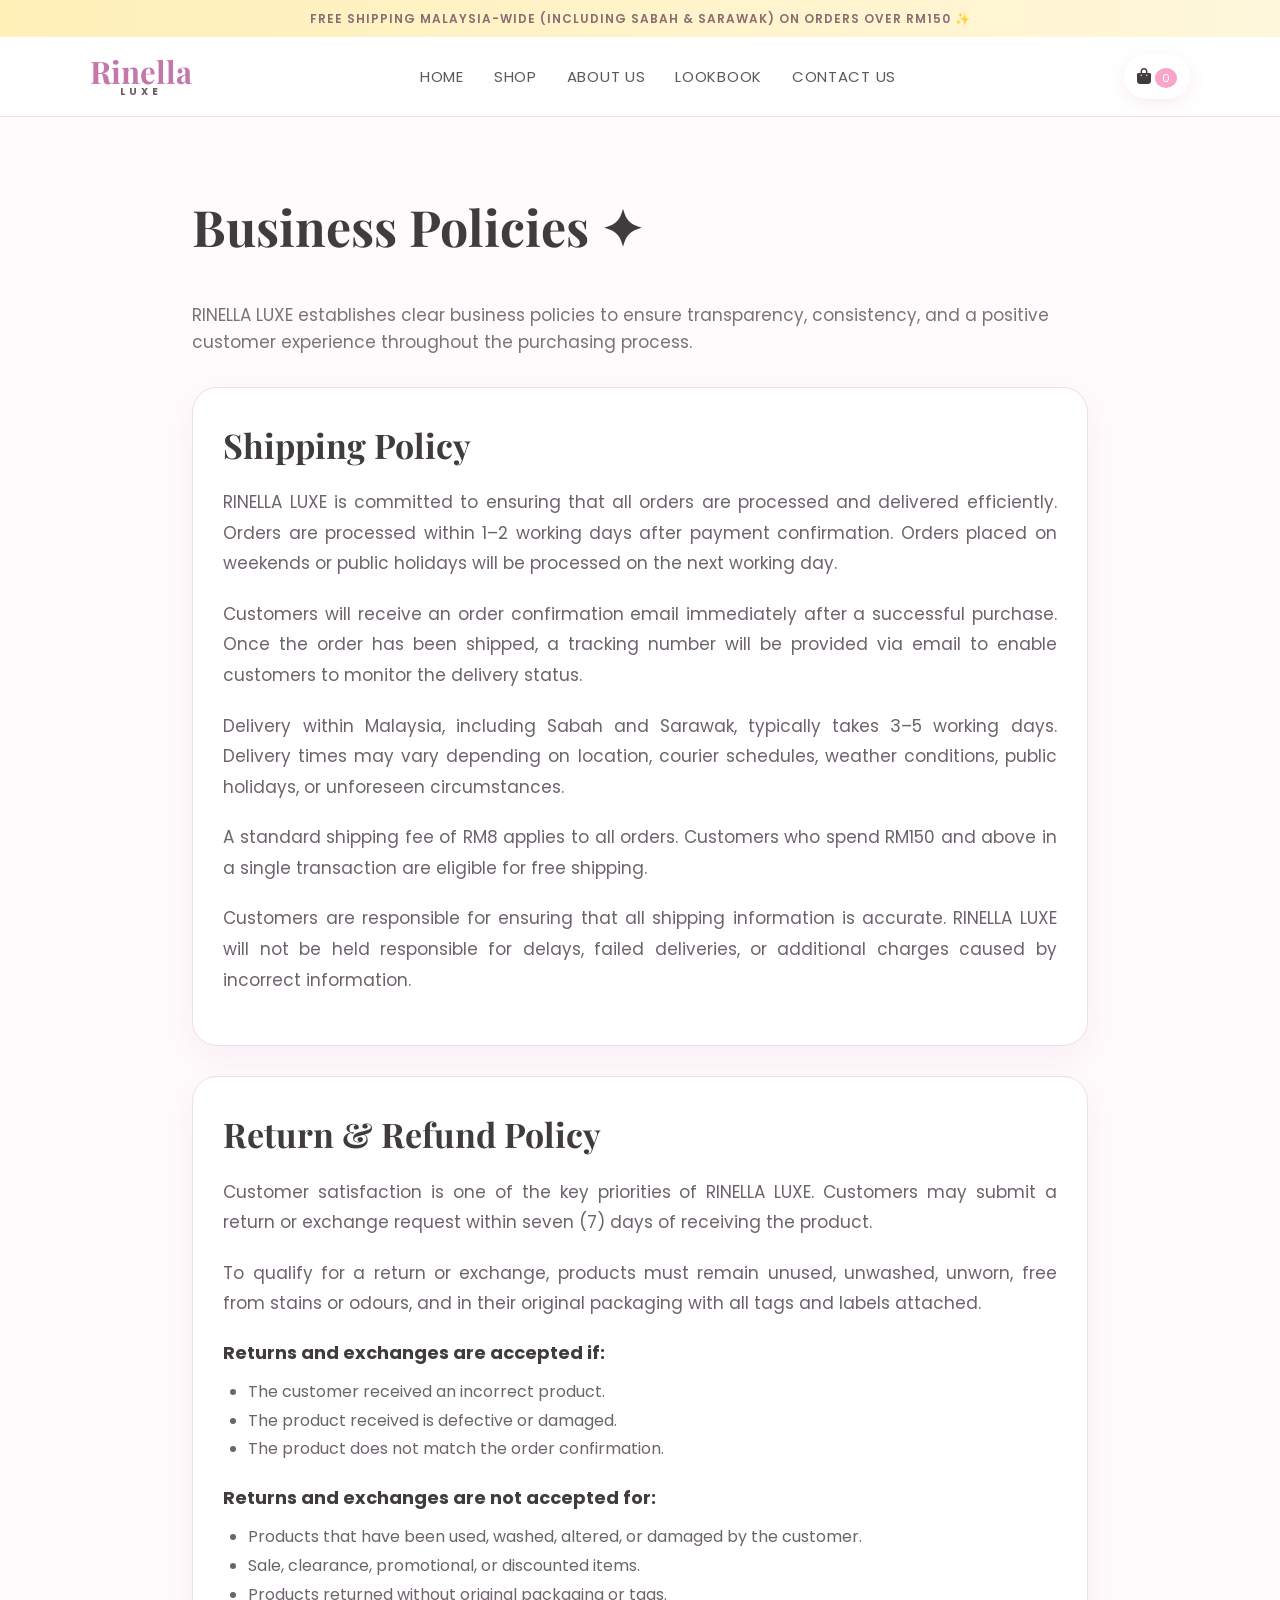
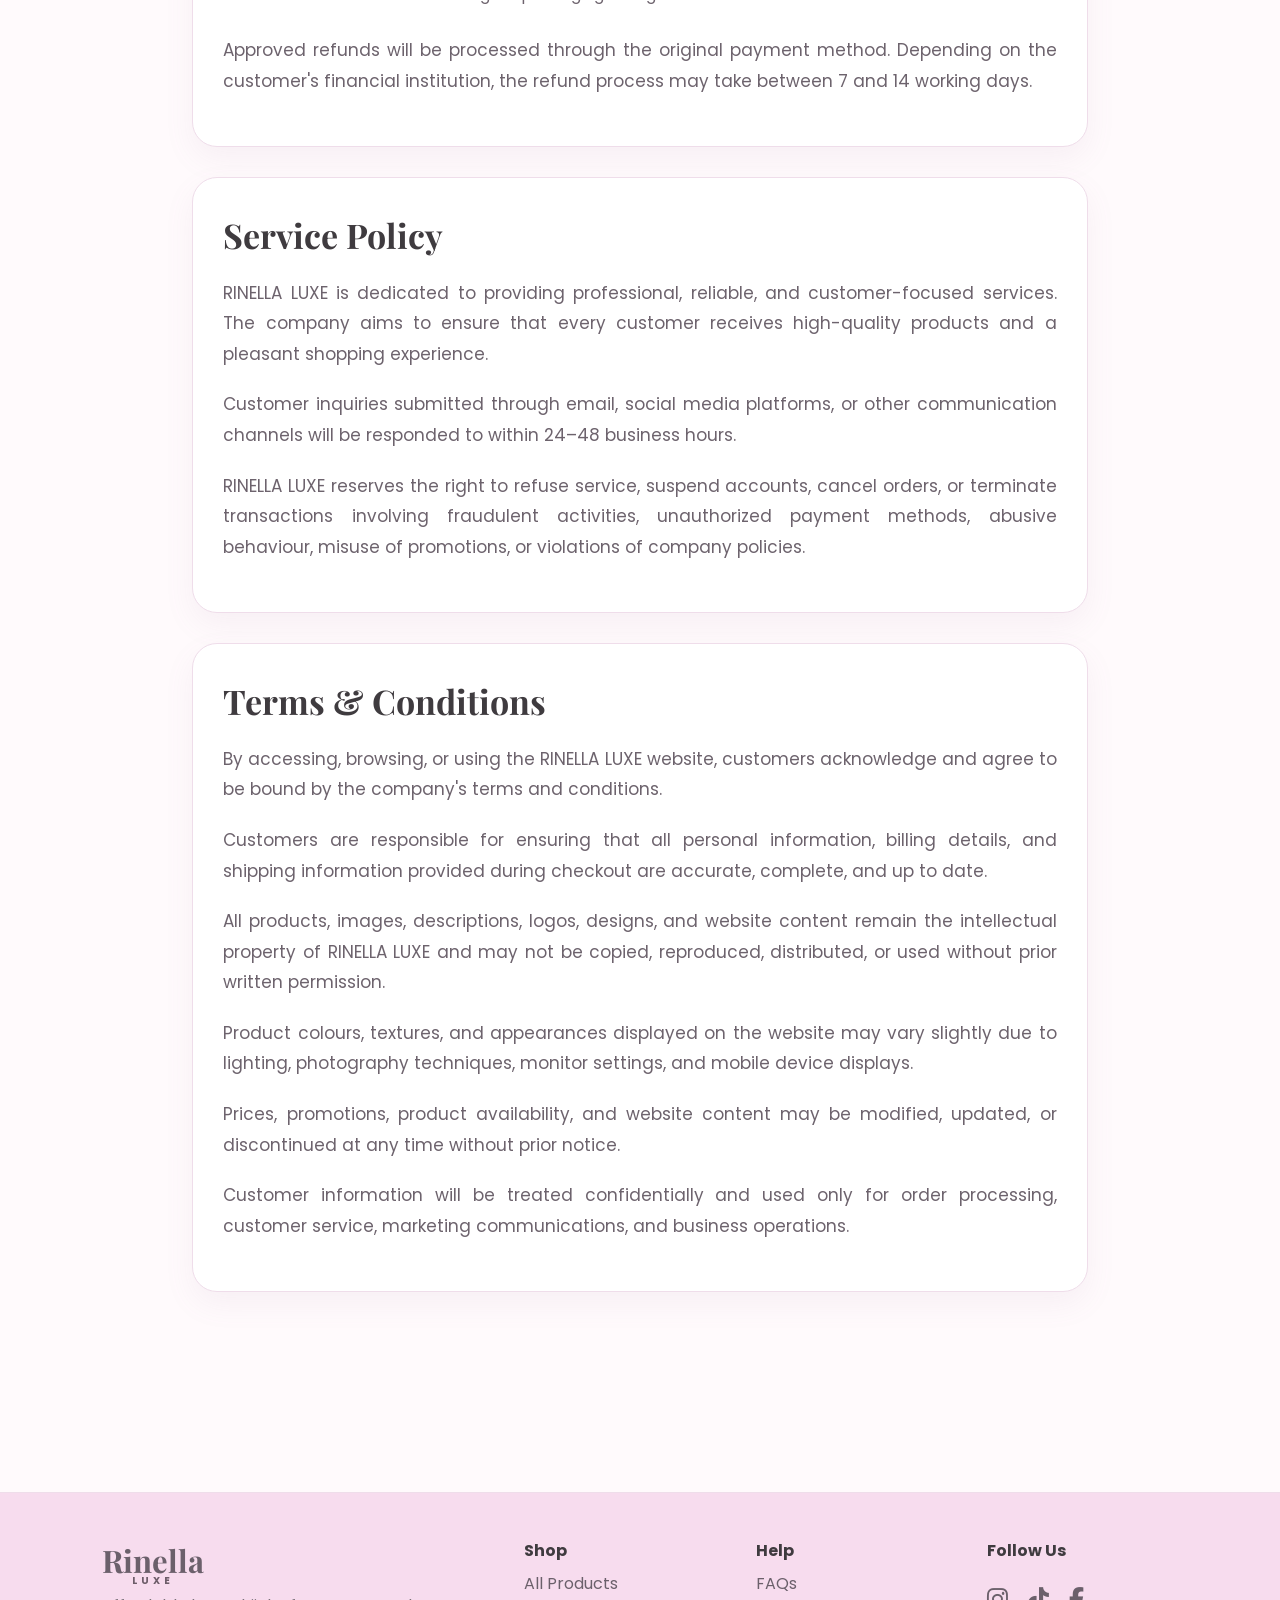
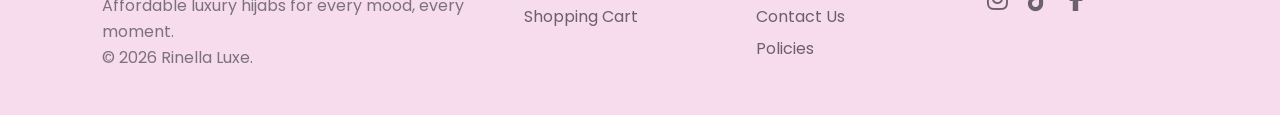
<file: policies.html>
<!doctype html>
<html lang="en">
  <head>
    <meta charset="UTF-8" />
    <meta name="viewport" content="width=1200" />
    <title>Policies | RINELLA LUXE</title>

   <link rel="icon" type="image/png" href="images/logo.png">
    <link rel="stylesheet" href="css/style.css" />
    <link href="https://fonts.googleapis.com/css2?family=Playfair+Display:wght@600;700&family=Poppins:wght@300;400;500;600&display=swap"rel="stylesheet"/>
    <link rel="stylesheet" href="https://cdnjs.cloudflare.com/ajax/libs/font-awesome/6.5.2/css/all.min.css"/>

  </head>

  <body>
    <div class="top-bar">
      FREE SHIPPING MALAYSIA-WIDE (INCLUDING SABAH & SARAWAK) ON ORDERS OVER
      RM150 ✨
    </div>

    <header class="header">
      <a class="logo" href="index.html">Rinella<span>Luxe</span></a>

      <nav class="nav" id="nav">
        <a href="index.html">Home</a>
        <a href="collections.html">Shop</a>
        <a href="about.html">About Us</a>
        <a href="lookbook.html">Lookbook</a>
        <a href="contact.html">Contact Us</a>
      </nav>

      <div class="header-icons">
        <a href="cart.html" class="cart-link">
          <i class="fa-solid fa-bag-shopping"></i>
          <span id="cartCount">0</span>
        </a>
      </div>
    </header>

    <section class="section policy-page">
      <h1>Business Policies ✦</h1>

      <p class="wide-text">
        RINELLA LUXE establishes clear business policies to ensure transparency,
        consistency, and a positive customer experience throughout the
        purchasing process.
      </p>

      <div class="policy-full" id="shipping">
        <h2>Shipping Policy</h2>

        <p>
          RINELLA LUXE is committed to ensuring that all orders are processed
          and delivered efficiently. Orders are processed within 1–2 working
          days after payment confirmation. Orders placed on weekends or public
          holidays will be processed on the next working day.
        </p>

        <p>
          Customers will receive an order confirmation email immediately after a
          successful purchase. Once the order has been shipped, a tracking
          number will be provided via email to enable customers to monitor the
          delivery status.
        </p>

        <p>
          Delivery within Malaysia, including Sabah and Sarawak, typically takes
          3–5 working days. Delivery times may vary depending on location,
          courier schedules, weather conditions, public holidays, or unforeseen
          circumstances.
        </p>

        <p>
          A standard shipping fee of RM8 applies to all orders. Customers who
          spend RM150 and above in a single transaction are eligible for free
          shipping.
        </p>

        <p>
          Customers are responsible for ensuring that all shipping information
          is accurate. RINELLA LUXE will not be held responsible for delays,
          failed deliveries, or additional charges caused by incorrect
          information.
        </p>
      </div>

      <div class="policy-full" id="returns">
        <h2>Return & Refund Policy</h2>

        <p>
          Customer satisfaction is one of the key priorities of RINELLA LUXE.
          Customers may submit a return or exchange request within seven (7)
          days of receiving the product.
        </p>

        <p>
          To qualify for a return or exchange, products must remain unused,
          unwashed, unworn, free from stains or odours, and in their original
          packaging with all tags and labels attached.
        </p>

        <h3>Returns and exchanges are accepted if:</h3>
        <ul>
          <li>The customer received an incorrect product.</li>
          <li>The product received is defective or damaged.</li>
          <li>The product does not match the order confirmation.</li>
        </ul>

        <h3>Returns and exchanges are not accepted for:</h3>
        <ul>
          <li>
            Products that have been used, washed, altered, or damaged by the
            customer.
          </li>
          <li>Sale, clearance, promotional, or discounted items.</li>
          <li>Products returned without original packaging or tags.</li>
        </ul>
        <br />
        <p>
          Approved refunds will be processed through the original payment
          method. Depending on the customer's financial institution, the refund
          process may take between 7 and 14 working days.
        </p>
      </div>

      <div class="policy-full" id="service">
        <h2>Service Policy</h2>

        <p>
          RINELLA LUXE is dedicated to providing professional, reliable, and
          customer-focused services. The company aims to ensure that every
          customer receives high-quality products and a pleasant shopping
          experience.
        </p>

        <p>
          Customer inquiries submitted through email, social media platforms, or
          other communication channels will be responded to within 24–48
          business hours.
        </p>

        <p>
          RINELLA LUXE reserves the right to refuse service, suspend accounts,
          cancel orders, or terminate transactions involving fraudulent
          activities, unauthorized payment methods, abusive behaviour, misuse of
          promotions, or violations of company policies.
        </p>
      </div>

      <div class="policy-full" id="terms">
        <h2>Terms & Conditions</h2>

        <p>
          By accessing, browsing, or using the RINELLA LUXE website, customers
          acknowledge and agree to be bound by the company's terms and
          conditions.
        </p>

        <p>
          Customers are responsible for ensuring that all personal information,
          billing details, and shipping information provided during checkout are
          accurate, complete, and up to date.
        </p>

        <p>
          All products, images, descriptions, logos, designs, and website
          content remain the intellectual property of RINELLA LUXE and may not
          be copied, reproduced, distributed, or used without prior written
          permission.
        </p>

        <p>
          Product colours, textures, and appearances displayed on the website
          may vary slightly due to lighting, photography techniques, monitor
          settings, and mobile device displays.
        </p>

        <p>
          Prices, promotions, product availability, and website content may be
          modified, updated, or discontinued at any time without prior notice.
        </p>

        <p>
          Customer information will be treated confidentially and used only for
          order processing, customer service, marketing communications, and
          business operations.
        </p>
      </div>
    </section>

    <footer class="footer">
      <div>
        <a class="logo" href="index.html">Rinella<span>Luxe</span></a>
        <p>Affordable luxury hijabs for every mood, every moment.</p>
        <p>© 2026 Rinella Luxe.</p>
      </div>

      <div>
        <h4>Shop</h4>
        <a href="collections.html">All Products</a>
        <a href="cart.html">Shopping Cart</a>
      </div>

      <div>
        <h4>Help</h4>
        <a href="contact.html#faq">FAQs</a>
        <a href="contact.html">Contact Us</a>
        <a href="policies.html">Policies</a>
      </div>

      <div>
        <h4>Follow Us</h4>
	<div class="social-icons">
          <a href="https://www.instagram.com/rinellaluxe">
            <i class="fa-brands fa-instagram"></i></a>
          <a href="https://www.tiktok.com/@rinellaluxe">
            <i class="fa-brands fa-tiktok"></i></a>
          <a href="https://www.facebook.com/rinellaluxe">
            <i class="fa-brands fa-facebook-f"></i></a>
        </div>

      </div>
    </footer>

    <script src="js/products.js"></script>
    <script src="js/cart.js"></script>
    <script src="js/main.js"></script>
  </body>
</html>
</file>
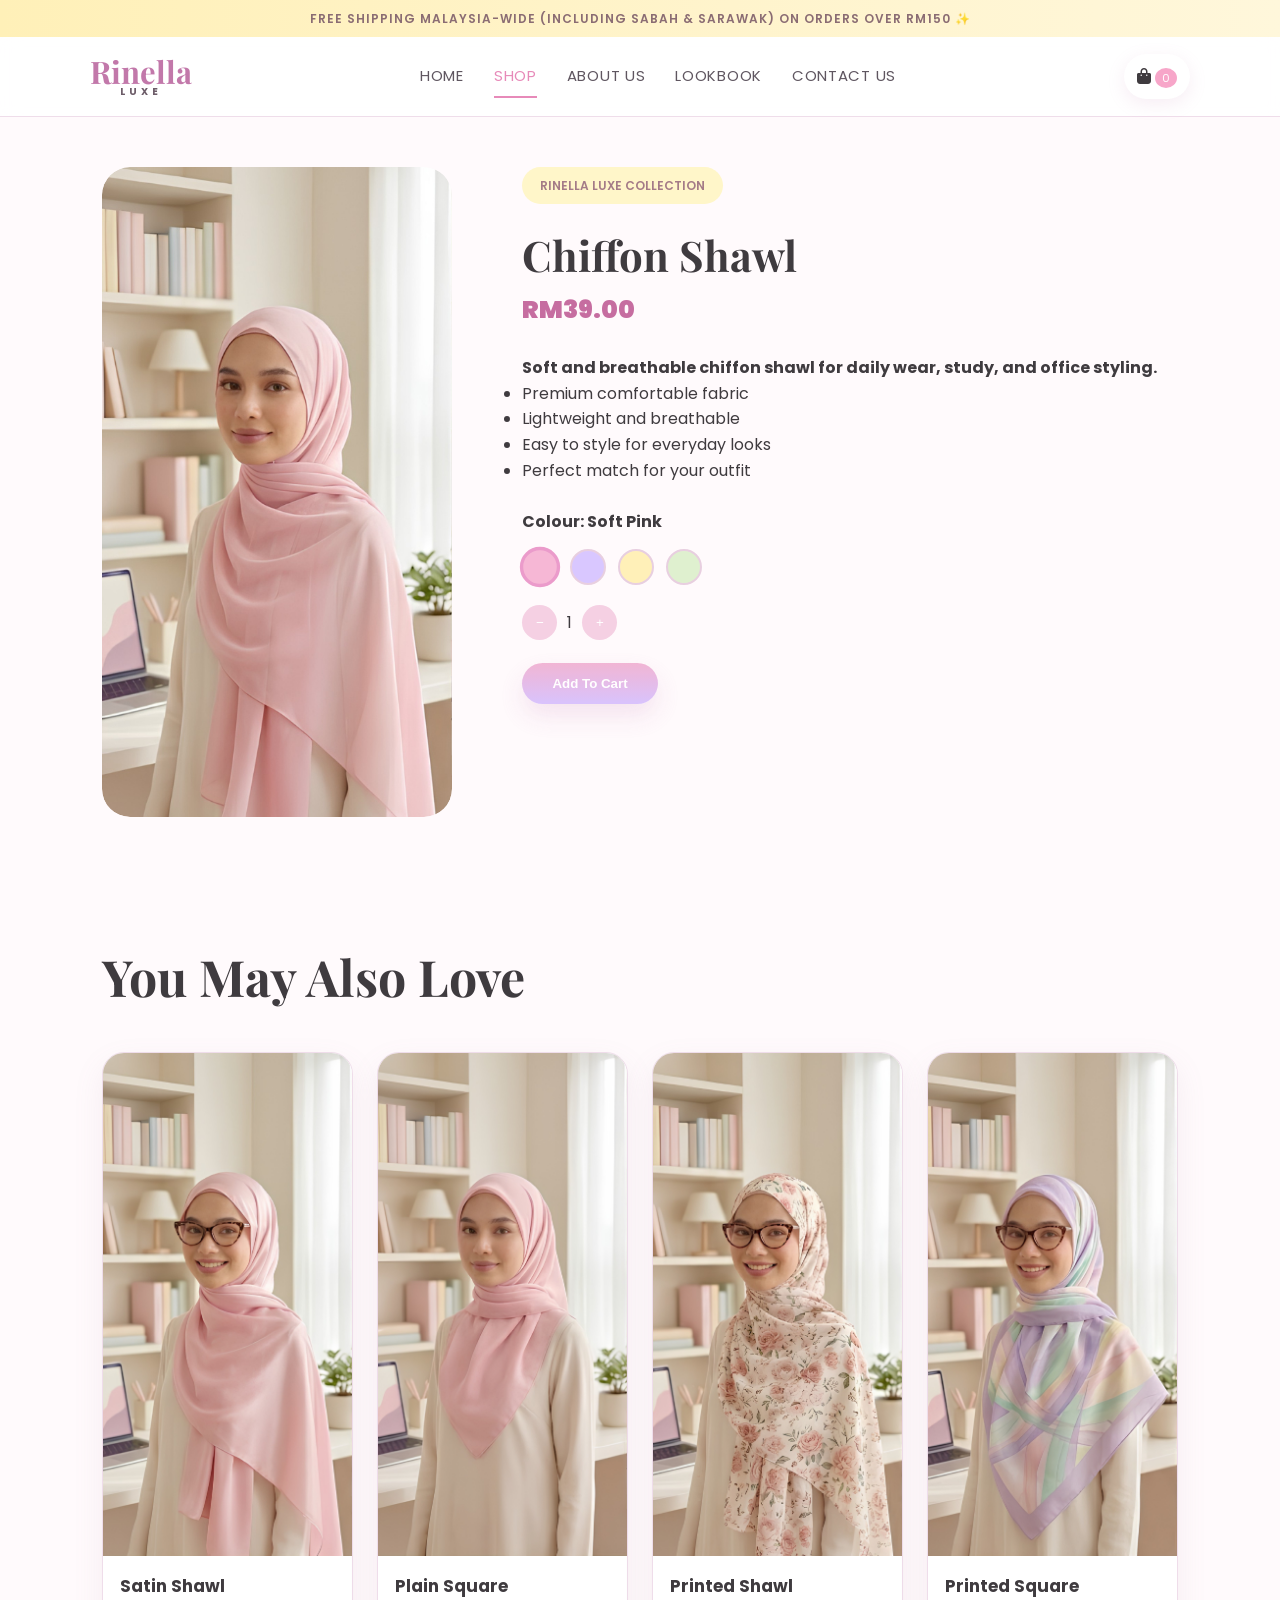
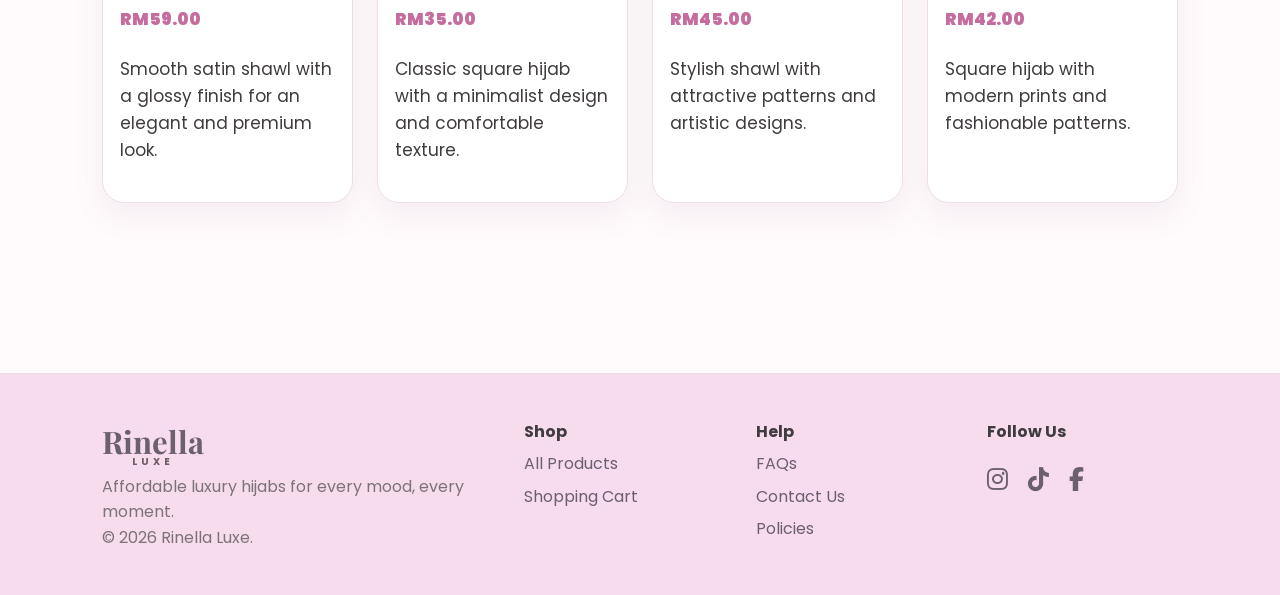
<file: product.html>
<!doctype html>
<html lang="en">
  <head>
    <meta name="viewport" content="width=1200" />
    <title>Product | RINELLA LUXE</title>

    <link rel="stylesheet" href="css/style.css" />
    <link rel="icon" type="image/png" href="images/logo.png">
    <link rel="stylesheet" href="css/style.css" />
    <link href="https://fonts.googleapis.com/css2?family=Playfair+Display:wght@600;700&family=Poppins:wght@300;400;500;600&display=swap"rel="stylesheet"/>
    <link rel="stylesheet" href="https://cdnjs.cloudflare.com/ajax/libs/font-awesome/6.5.2/css/all.min.css"/>

  </head>
  <body>
    <div class="top-bar">
      FREE SHIPPING MALAYSIA-WIDE (INCLUDING SABAH & SARAWAK) ON ORDERS OVER
      RM150 ✨
    </div>
    <header class="header">
      <a class="logo" href="index.html">Rinella<span>Luxe</span></a>
      <nav class="nav" id="nav">
        <a href="index.html">Home</a>
        <a class="active" href="collections.html">Shop</a>
        <a href="about.html">About Us</a>
        <a href="lookbook.html">Lookbook</a>
        <a href="contact.html">Contact Us</a>
      </nav>
      <div class="header-icons">
        <a href="cart.html" class="cart-link">
          <i class="fa-solid fa-bag-shopping"></i>
          <span id="cartCount">0</span></a>
      </div>
    </header>

    <section class="product-detail" id="productDetail"></section>
    <section class="section">
      <h2>You May Also Love</h2>
      <div class="product-grid" id="relatedProducts"></div>
    </section>

    <footer class="footer">
      <div>
        <a class="logo" href="index.html">Rinella<span>Luxe</span></a>
        <p>Affordable luxury hijabs for every mood, every moment.</p>
        <p>© 2026 Rinella Luxe.</p>
      </div>

      <div>
        <h4>Shop</h4>
        <a href="collections.html">All Products</a>
        <a href="cart.html">Shopping Cart</a>
      </div>

      <div>
        <h4>Help</h4>
        <a href="contact.html#faq">FAQs</a>
        <a href="contact.html">Contact Us</a>
        <a href="about.html#policies">Policies</a>
      </div>

      <div>
        <h4>Follow Us</h4>

	<div class="social-icons">
          <a href="https://www.instagram.com/rinellaluxe">
            <i class="fa-brands fa-instagram"></i></a>
          <a href="https://www.tiktok.com/@rinellaluxe">
            <i class="fa-brands fa-tiktok"></i></a>
          <a href="https://www.facebook.com/rinellaluxe">
            <i class="fa-brands fa-facebook-f"></i></a>
        </div>

      </div>
    </footer>

    <script src="js/products.js"></script>
    <script src="js/cart.js"></script>
    <script src="js/main.js"></script>
  </body>
</html>
</file>
<file: css/style.css>
:root {
  --pink: #f6b7d5;
  --purple: #d9c7ff;
  --yellow: #fff0b8;
  --green: #dff0cf;
  --cream: #fffafc;
  --ink: #3f3b3f;
  --muted: #7c727a;
  --line: #efddea;
}

* {
  box-sizing: border-box;
  margin: 0;
  padding: 0;
}

body {
  font-family: Poppins, Arial, sans-serif;
  background: var(--cream);
  color: var(--ink);
  line-height: 1.6;
}

a {
  text-decoration: none;
  color: inherit;
}

img {
  max-width: 100%;
  display: block;
}

.top-bar {
  background: linear-gradient(90deg, var(--yellow), #fff7db);
  text-align: center;
  font-size: 12px;
  letter-spacing: 1px;
  padding: 9px;
  color: #8a6c73;
  font-weight: 600;
}

.header {
  height: 80px;
  padding: 0 7%;
  display: flex;
  align-items: center;
  justify-content: space-between;
  background: rgba(255, 255, 255, 0.86);
  backdrop-filter: blur(10px);
  position: sticky;
  top: 0;
  z-index: 20;
  border-bottom: 1px solid var(--line);
}

.logo {
  font-family: "Playfair Display", serif;
  font-size: 31px;
  color: #c278aa;
  font-weight: 700;
  line-height: 1;
  display: inline-block;
  width: max-content;
}

.icons {
  display: flex;
  gap: 20px;
  font-size: 18px;
  cursor: pointer;
}

.logo span {
  display: block;
  font-family: Poppins;
  font-size: 10px;
  letter-spacing: 4px;
  text-transform: uppercase;
  color: #6d5d69;
  display: block;
  text-align: center;
}

.nav {
  display: flex;
  gap: 30px;
  font-size: 15px;
  text-transform: uppercase;
  letter-spacing: 0.7px;
}

.nav a {
  padding: 8px 0;
  color: #5f5660;
}

.nav a.active,
.nav a:hover {
  color: #e78ab9;
  border-bottom: 2px solid #e78ab9;
}

.header-icons {
  display: flex;
  align-items: center;
  gap: 12px;
}

.header-icons button,
.cart-link {
  border: 0;
  background: white;
  border-radius: 25px;
  padding: 10px 13px;
  box-shadow: 0 5px 18px rgba(198, 127, 174, 0.14);
  cursor: pointer;
}

.cart-link span {
  background: #f7a6c9;
  color: white;
  border-radius: 50%;
  padding: 2px 7px;
  font-size: 11px;
}

button,
.btn,
.small-btn,
select {
  transition: all 0.3s ease;
  cursor: pointer;
}

.btn {
  transform: translateY(-2px);
  opacity: 0.9;
  box-shadow: 0 8px 20px rgba(215, 121, 178, 0.25);
}

select {
  border-color: #d779b2;
  box-shadow: 0 0 0 3px rgba(215, 121, 178, 0.12);
}

.qty button {
  background: #f6b7d5;
  color: white;
}

.design-options {
  display: flex;
  flex-wrap: wrap;
  gap: 10px;
  margin: 15px 0 20px;
}

.design-btn {
  border: 1px solid #e8cfe0;
  background: white;
  padding: 10px 18px;
  border-radius: 25px;
  color: #7c727a;
}

.design-btn.active {
  background: #f6b7d5;
  color: white;
  border-color: #f6b7d5;
}

.hero {
  position: relative;
  min-height: 570px;
  overflow: hidden;
  display: flex;
  align-items: center;
  padding-left: 8%;
}

.hero-bg {
  position: absolute;
  top: 0;
  left: 0;
  width: 100%;
  height: 100%;
  object-fit: cover;
  z-index: 1;
}

.hero-text {
  position: relative;
  z-index: 2;
  max-width: 550px;
}

.pill {
  display: inline-block;
  background: #fff6c9;
  color: #a47b87;
  border-radius: 30px;
  padding: 9px 18px;
  font-size: 12px;
  font-weight: 600;
  margin-bottom: 18px;
}

.hero h1 {
  font-family: "Playfair Display", serif;
  font-size: 76px;
  line-height: 0.95;
  margin-bottom: 18px;
}

.hero h1 span {
  color: #d896c8;
  text-shadow: 2px 2px white;
}

.hero p {
  max-width: 500px;
  color: #6f6570;
  margin-bottom: 25px;
}

.btn {
  display: inline-block;
  border: 0;
  background: linear-gradient(180deg, #f0aed0, #d5bdfd);
  padding: 13px 30px;
  border-radius: 30px;
  color: white;
  font-weight: 600;
  box-shadow: 0 12px 25px rgba(210, 150, 195, 0.25);
  cursor: pointer;
}

.btn.full {
  width: 100%;
  text-align: center;
}

.hero-card {
  height: 470px;
  border-radius: 42px;
  background: linear-gradient(145deg, #f6efff, #fff);
  box-shadow: 0 20px 60px rgba(194, 143, 191, 0.22);
  display: grid;
  place-items: center;
  position: relative;
  border: 1px solid #eddceb;
}

.doll {
  font-size: 180px;
  filter: drop-shadow(0 15px 20px rgba(0, 0, 0, 0.13));
}

.carousel {
  background: #ed8ac7;
  width: 100%;
  overflow: hidden;
  display: flex;
  white-space: nowrap;
  padding: 12px 0;
}

.group {
  display: flex;
  align-items: center;
  gap: 2rem;
  flex-shrink: 0;
  animation: scroll 15s linear infinite;
}

.card {
  display: flex;
  gap: 1rem;
  color: white;
  font-family: "Poppins", sans-serif;
  font-size: 13px;
  font-weight: 600;
  letter-spacing: 2px;
  text-transform: uppercase;
}

@keyframes scroll {
  from {
    transform: translateX(0);
  }
  to {
    transform: translateX(-100%);
  }
}

.section {
  padding: 70px 8%;
}

#new {
  padding-bottom: 10px;
}

.section h1,
.section h2 {
  font-family: "Playfair Display", serif;
  font-size: 50px;
  margin-bottom: 35px;
}

.center {
  text-align: center;
}

.section-head {
  display: flex;
  justify-content: space-between;
  align-items: center;
  margin-bottom: 20px;
}

.section-head a {
  background: white;
  border: 1px solid var(--line);
  padding: 8px 18px;
  border-radius: 20px;
  color: #bb75a0;
}

.collection-grid {
  display: grid;
  grid-template-columns: repeat(4, 1fr);
  gap: 22px;
}

.collection-card {
  position: relative;
  height: 320px;
  border-radius: 22px;
  overflow: hidden;
  box-shadow: 0 12px 30px rgba(155, 117, 148, 0.12);
  text-decoration: none;
}

.collection-card img {
  width: 100%;
  height: 100%;
  object-fit: cover;
  transition: 0.4s;
}

.collection-card:hover img {
  transform: scale(1.08);
}

.collection-card span {
  position: absolute;
  bottom: 15px;
  left: 15px;
  background: rgba(255, 255, 255, 0.9);
  padding: 10px 18px;
  border-radius: 30px;
  color: #333;
  font-weight: 600;
  font-size: 16px;
}

.product-grid {
  display: grid;
  grid-template-columns: repeat(4, 1fr);
  gap: 24px;
}

.product-card {
  background: white;
  border: 1px solid var(--line);
  border-radius: 22px;
  overflow: hidden;
  box-shadow: 0 12px 30px rgba(155, 117, 148, 0.1);
  transition: 0.25s;

  display: flex;
  flex-direction: column;
  height: 100%;
}

.product-card:hover {
  transform: translateY(-7px);
}

.product-img {
  height: 260px;
  display: grid;
  place-items: center;
  font-size: 80px;
  background: linear-gradient(145deg, #fff, #f7ecf6);
}

.product-info {
  padding: 17px;

  display: flex;
  flex-direction: column;
  flex: 1;
}

.product-info h3 {
  font-size: 17px;
  margin-bottom: 6px;
}

.price {
  font-weight: 900;
  font-size: 25px;
  color: #c66da0;
}

.product-info p {
  min-height: 30px;
}

.card-actions {
  display: flex;
  gap: 9px;
  justify-content: center;
}

.features,
.values {
  margin: 35px 8%;
  display: grid;
  grid-template-columns: repeat(4, 1fr);
  gap: 18px;
  margin-top: 90px;
}

.features div,
.values div,
.policy-grid div {
  background: white;
  border: 1px solid var(--line);
  border-radius: 22px;
  padding: 25px;
  box-shadow: 0 12px 30px rgba(155, 117, 148, 0.08);
}

.features p,
.values p,
.wide-text {
  color: var(--muted);
}

.footer {
  background: #f7dcee;
  margin-top: 100px;
  padding: 45px 8%;
  display: grid;
  grid-template-columns: 2fr 1fr 1fr 1fr;
  gap: 40px;
  border-top: 1px solid var(--line);
}

.footer a {
  display: block;
  color: #6b606b;
  margin: 7px 0;
}

.footer i {
  margin-right: 8px;
  width: 18px;
}

.footer p {
  color: var(--muted);
  max-width: 390px;
}

.social-icons {
  display: flex;
  gap: 15px;
  margin-top: 10px;
}

.social-icons a {
  font-size: 24px;
}

.page-hero {
  padding: 80px 8%;
  display: grid;
  grid-template-columns: 1.2fr 0.8fr;
  gap: 50px;
  align-items: center;
}

.page-hero h1 {
  font-family: "Playfair Display", serif;
  font-size: 50px;
}

.page-hero p {
  margin: 20px 0;
  color: #6d636d;
  text-align: justify;
  text-align: left;
}

.about-story {
  position: relative;
  min-height: 500px;
  padding: 60px 8%;
  overflow: hidden;

  display: flex;
  align-items: center;
  border-bottom: 1px solid #e6dce6;
  padding-bottom: 130px;
}

.about-story::before {
  content: "";
  position: absolute;

  right: 40px;
  bottom: 0;

  width: 900px;
  height: 100%;

  background: url("../images/aboutus.png") no-repeat bottom right;
  background-size: contain;

  opacity: 1;
  z-index: 0;
}

.story-text {
  position: relative;
  left: 120px;
  z-index: 1;
  max-width: 900px;
  padding-top: 40px;
}

.story-text h1 {
  font-size: 65px;
  margin-bottom: 20px;
}

.story-text p {
  max-width: 550px;
  line-height: 1.8;
  font-size: 18px;
  color: #6d636d;
  text-align: justify;
}

.policy-grid {
  display: grid;
  grid-template-columns: repeat(2, 1fr);
  gap: 20px;
}

.policy-card {
  width: 82%;
  margin: 0 auto;
}

.policy-list {
  margin-top: 1px;
  padding-left: 70px;
  color: #6d636d;
  line-height: 1.8;
}

.policy-list li {
  margin-bottom: 8px;
}

.policy-link {
  color: #c278aa;
  font-weight: 600;
}

.policy-link:hover {
  text-decoration: underline;
}

.policy-page {
  max-width: 1100px;
  margin: auto;
}

.policy-full {
  background: white;
  border: 1px solid var(--line);
  border-radius: 25px;
  padding: 30px;
  margin: 30px 0;
  box-shadow: 0 12px 30px rgba(155, 117, 148, 0.08);
}

.policy-full h2 {
  font-family: "Playfair Display", serif;
  font-size: 34px;
  margin-bottom: 15px;
  color: #3f3b3f;
}

.policy-full h3 {
  margin: 20px 0 10px;
  font-size: 18px;
}

.policy-full p {
  color: #6d636d;
  margin-bottom: 15px;
  line-height: 1.8;
  text-align: justify;
}

.policy-full ul {
  padding-left: 25px;
  color: #6d636d;
  line-height: 1.8;
}

.filters {
  display: flex;
  gap: 15px;
  margin: 25px 0 35px;
}

.filters input,
.filters select,
.contact-form input,
.contact-form textarea {
  width: 100%;
  border: 1px solid var(--line);
  border-radius: 14px;
  padding: 13px 15px;
  background: white;
  color: #5d525b;
}

.product-detail {
  padding: 50px 8%;
  display: grid;
  grid-template-columns: 350px 1fr;
  gap: 70px;
  align-items: start;
}

.detail-img {
  border-radius: 28px;
  overflow: hidden;
}

.detail-img img {
  width: 100%;
  height: 650px;
  object-fit: cover;
  border-radius: 28px;
  display: block;
}

.detail-info h1 {
  font-family: "Playfair Display", serif;
  font-size: 42px;
}

.colour-options {
  display: flex;
  flex-wrap: wrap;
  gap: 12px;
  margin: 15px 0 20px;
}

.colour-swatch {
  width: 36px;
  height: 36px;
  padding: 0;
  border-radius: 50%;
  border: 2px solid #e8cfe0;
  cursor: pointer;
}

.colour-swatch.active {
  border: 3px solid #eb9bcb;
  transform: scale(1.12);
}

.swatches {
  display: flex;
  gap: 10px;
  margin: 14px 0;
}

.swatch {
  width: 24px;
  height: 24px;
  border-radius: 50%;
  border: 1px solid #ddd;
}

.qty {
  display: flex;
  gap: 10px;
  align-items: center;
  margin: 20px 0;
  margin-bottom: 25px;
}

.qty button {
  width: 35px;
  height: 35px;
  border: 0;
  border-radius: 50%;
  background: #f5d0e3;
}

.cart-layout {
  display: grid;
  grid-template-columns: 1.6fr 0.9fr;
  gap: 28px;
}

.cart-item {
  display: grid;
  grid-template-columns: 180px 1fr auto;
  gap: 20px;
  align-items: center;
  background: white;
  border: 1px solid var(--line);
  border-radius: 22px;
  padding: 18px;
  margin-bottom: 15px;
  min-height: 260px;
}

.cart-thumb {
  width: 160px;
  height: 220px;
  border-radius: 18px;
  overflow: hidden;
  background: #f6eef8;
}

.cart-thumb img {
  width: 100%;
  height: 100%;
  object-fit: cover;
  border-radius: 18px;
}

.cart-summary {
  background: white;
  border: 1px solid var(--line);
  border-radius: 25px;
  padding: 25px;
  height: max-content;
}

.cart-summary p,
.cart-summary h1 {
  display: flex;
  justify-content: space-between;
  margin: 15px 0;
}

.qty-control {
  display: flex;
  gap: 8px;
  align-items: center;
}

.qty-control button,
.remove-btn {
  border: 0;
  border-radius: 15px;
  padding: 7px 11px;
  background: #f7d0e2;
  cursor: pointer;
}

.remove-btn {
  background: #fff0f4;
  color: #bd5381;
}

.checkout-section {
  max-width: 950px;
  margin: auto;
}

.tally-wrapper {
  max-width: 850px;
  margin: 0 auto;
  border-radius: 30px;
  overflow: hidden;
  background: white;
  box-shadow: 0 12px 30px rgba(155, 117, 148, 0.1);
}

.payment-section {
  max-width: 900px;
  margin: auto;
}

.payment-card {
  background: white;
  border: 1px solid var(--line);
  border-radius: 28px;
  padding: 40px;
  box-shadow: 0 12px 30px rgba(155, 117, 148, 0.1);
}

.payment-card h2 {
  font-family: "Playfair Display", serif;
  font-size: 36px;
  margin-bottom: 8px;
}

.payment-note {
  color: var(--muted);
  margin-bottom: 25px;
}

#paymentMethod {
  width: 100%;
  padding: 14px 18px;
  border: 1px solid var(--line);
  border-radius: 18px;
  font-family: Poppins, Arial, sans-serif;
  font-size: 15px;
  background: white;
  margin-bottom: 25px;
}

.payment-btn {
  width: 260px;
  text-align: center;
  margin-right: 15px;
}

.completed-link {
  display: inline-block;
  background: #f7d0e2;
  color: #9d5f87;
  padding: 13px 24px;
  border-radius: 30px;
  font-weight: 600;
}

.lookbook-grid {
  display: grid;
  grid-template-columns: repeat(4, 1fr);
  grid-auto-rows: 180px;
  gap: 18px;
}

.look {
  position: relative;
  border: 2px solid #ee9cc8;
  border-radius: 26px;
  overflow: hidden;
  background: #fff4fa;
  padding: 6px;
}

.look.tall {
  grid-row: span 2;
}

.look img {
  width: 100%;
  height: 100%;
  object-fit: cover;
  display: block;
  border-radius: 20px;
  position: relative;
  z-index: 1;
  cursor: pointer;
}

.lightbox img {
  max-width: 90%;
  max-height: 90%;
  border-radius: 20px;
  transform: scale(0.9);
  transition: 0.3s;
}

.lightbox {
  display: none;
  position: fixed;
  inset: 0;
  background: rgba(0, 0, 0, 0.85);
  justify-content: center;
  align-items: center;
  z-index: 99999;
}

.lightbox.show img {
  transform: scale(1);
}

.section p {
  margin-bottom: 20px;
  font-size: 17px;
}

.look-overlay {
  position: absolute;
  inset: 6px;
  border-radius: 20px;
  background: rgba(0, 0, 0, 0.45);
  color: white;
  display: flex;
  justify-content: center;
  align-items: center;
  font-family: "Playfair Display", serif;
  font-size: 28px;
  text-align: center;
  opacity: 0;
  transition: 0.3s ease;
  z-index: 5;
  pointer-events: none;
}

.look:hover .look-overlay {
  opacity: 1;
}

.contact-page {
  padding: 70px 8%;
  display: grid;
  grid-template-columns: 1fr 1fr;
  gap: 50px;
}

.contact-page h1 {
  font-family: "Playfair Display", serif;
  font-size: 46px;
}

.contact-info p {
  margin: 15px 0;
}

.contact-form-wrapper {
  border-radius: 30px;
  overflow: hidden;
}

.contact-whatsapp a {
  color: #25d366;
  font-weight: 600;
  text-decoration: none;
}

.contact-whatsapp a:hover {
  text-decoration: underline;
}

.contact-whatsapp i {
  margin-right: 8px;
  font-size: 20px;
}

.store-location {
  display: grid;
  grid-template-columns: 1fr 1fr;
  gap: 25px;
  align-items: center;
}

.store-location img {
  width: 100%;
  height: 400px;
  object-fit: cover;
  border-radius: 25px;
  border: 2px solid #f6b7d5;
}

.store-location iframe {
  border-radius: 25px;
}

.map-wrapper {
  position: relative;
}

.map-pin {
  position: absolute;
  top: 15px;
  left: 15px;

  background: white;
  padding: 12px 16px;
  border-radius: 15px;

  border: 1px solid #f6b7d5;
  box-shadow: 0 8px 20px rgba(0, 0, 0, 0.1);

  font-weight: 500;
  font-size: 13.5px;
  z-index: 10;
}

.accordion {
  width: 100%;
  text-align: left;
  border: 1px solid var(--line);
  background: white;
  border-radius: 15px;
  padding: 16px;
  margin-top: 10px;
  font-weight: 600;
  cursor: pointer;
}

.panel {
  max-height: 0;
  overflow: hidden;
  transition: 0.25s;
  background: #fff7fb;
  border-radius: 0 0 15px 15px;
}

.panel p {
  padding: 15px;
  color: var(--muted);
}

.cart-thumb img {
  width: 100%;
  height: 100%;
  object-fit: cover;
  border-radius: 18px;
}

.empty-cart {
  text-align: center;
  background: white;
  border: 1px solid var(--line);
  border-radius: 25px;
  padding: 45px;
  color: var(--muted);
}

@media (max-width: 900px) {
  .nav {
    display: none;
    position: absolute;
    top: 82px;
    left: 0;
    right: 0;
    background: white;
    flex-direction: column;
    padding: 20px 8%;
    box-shadow: 0 20px 30px rgba(0, 0, 0, 0.06);
  }

  .nav.show {
    display: flex;
  }

  .menu-btn {
    display: block;
  }

  .hero,
  .page-hero,
  .product-detail,
  .cart-layout,
  .contact-page {
    grid-template-columns: 1fr;
  }

  .hero h1 {
    font-size: 55px;
  }

  .product-grid,
  .colour-grid,
  .features,
  .values,
  .policy-grid,
  .lookbook-grid {
    grid-template-columns: repeat(2, 1fr);
  }

  .footer {
    grid-template-columns: 1fr;
  }

  .filters {
    flex-direction: column;
  }
}

@media (max-width: 560px) {
  .header {
    padding: 0 4%;
  }
  .hero,
  .section,
  .page-hero,
  .product-detail,
  .contact-page {
    padding-left: 5%;
    padding-right: 5%;
  }
  .product-grid,
  .colour-grid,
  .features,
  .values,
  .policy-grid,
  .lookbook-grid {
    grid-template-columns: 1fr;
  }
  .cart-item {
    grid-template-columns: 1fr;
  }
  .hero-card {
    height: 330px;
  }
  .hero h1 {
    font-size: 44px;
  }
}
</file>
